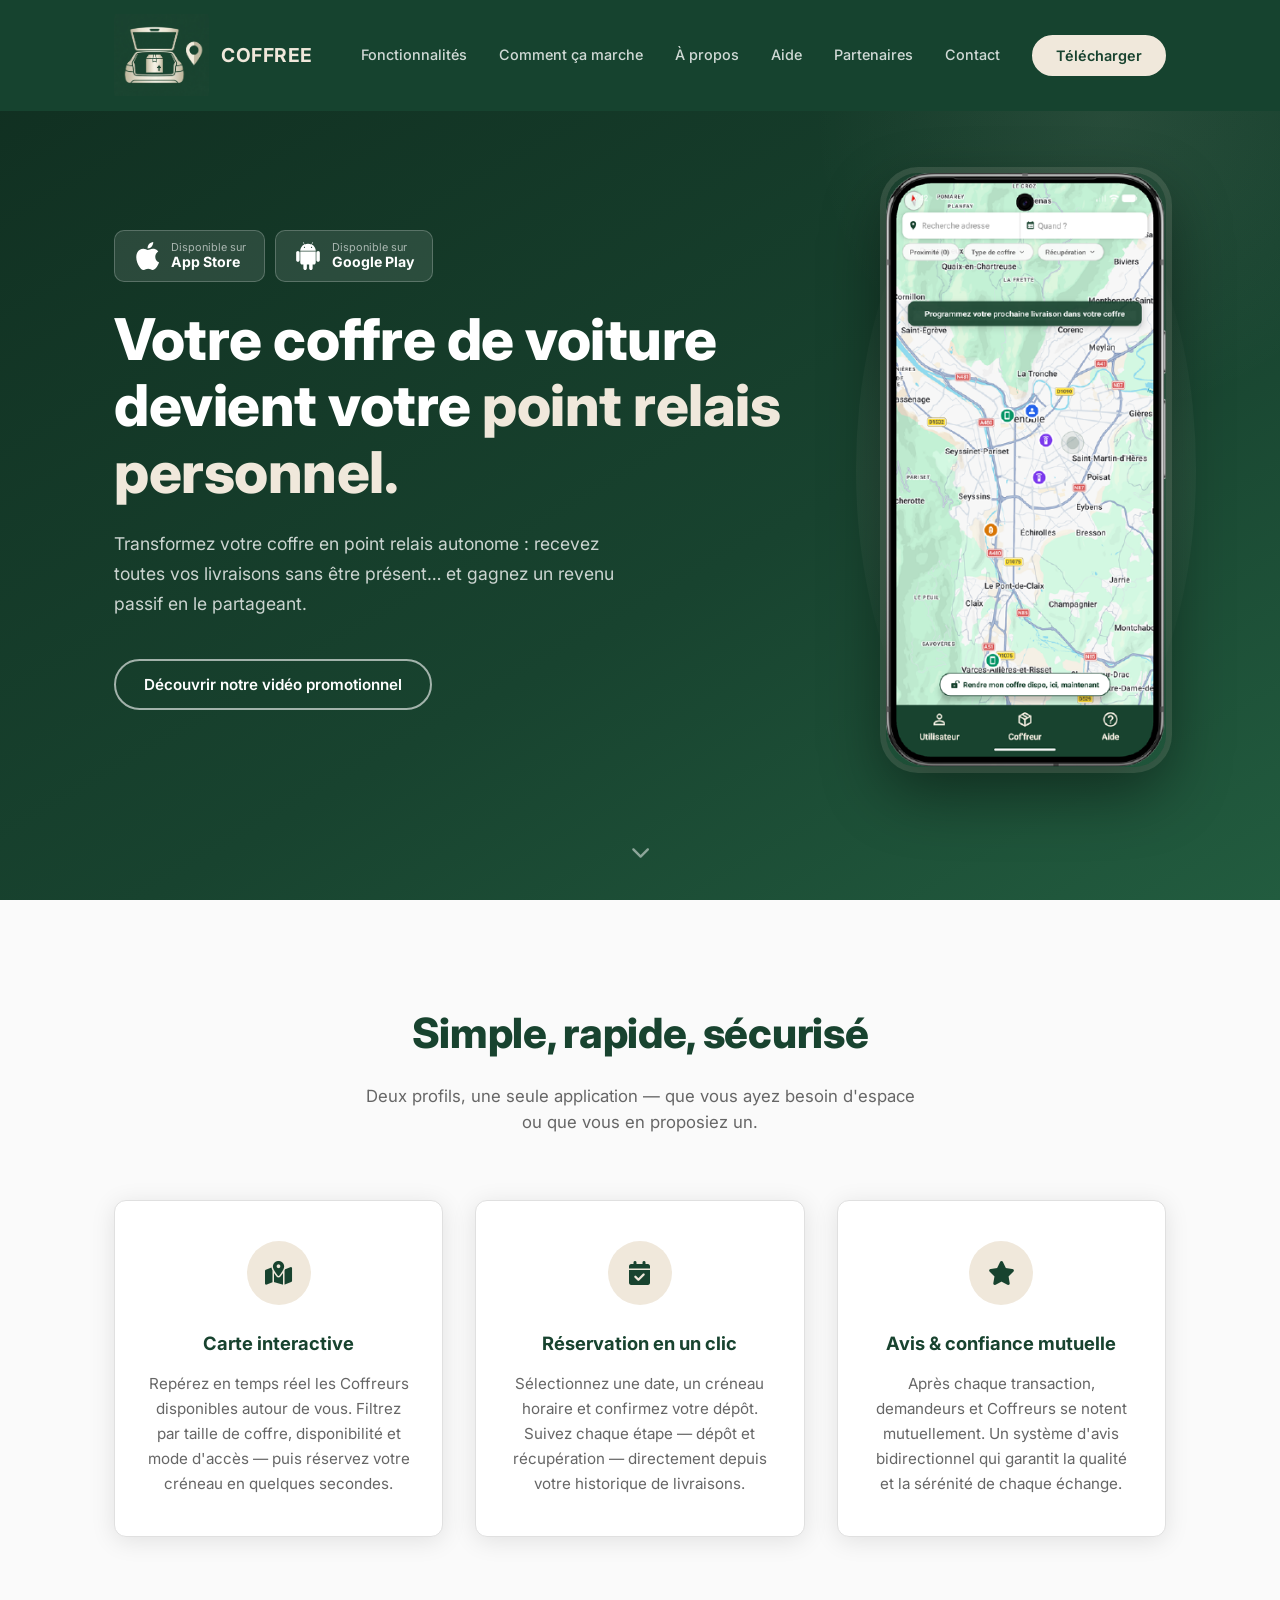
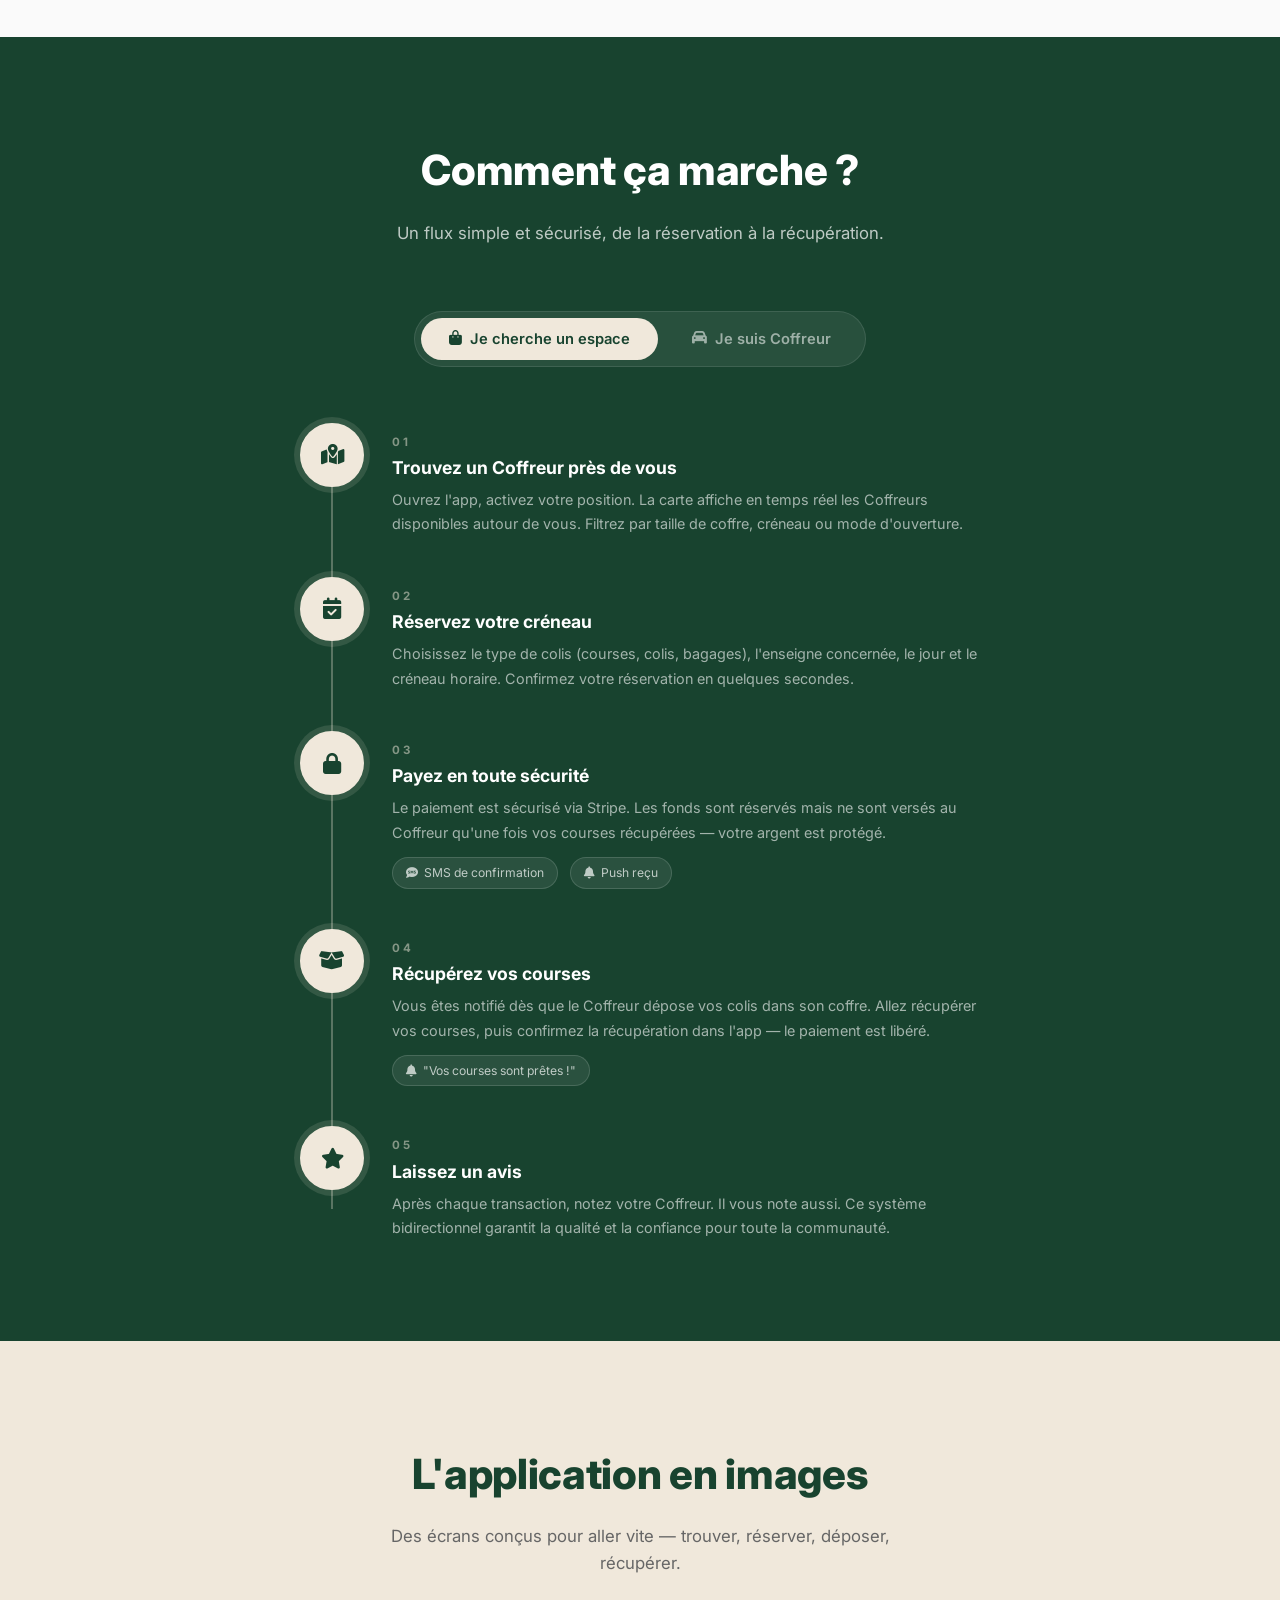
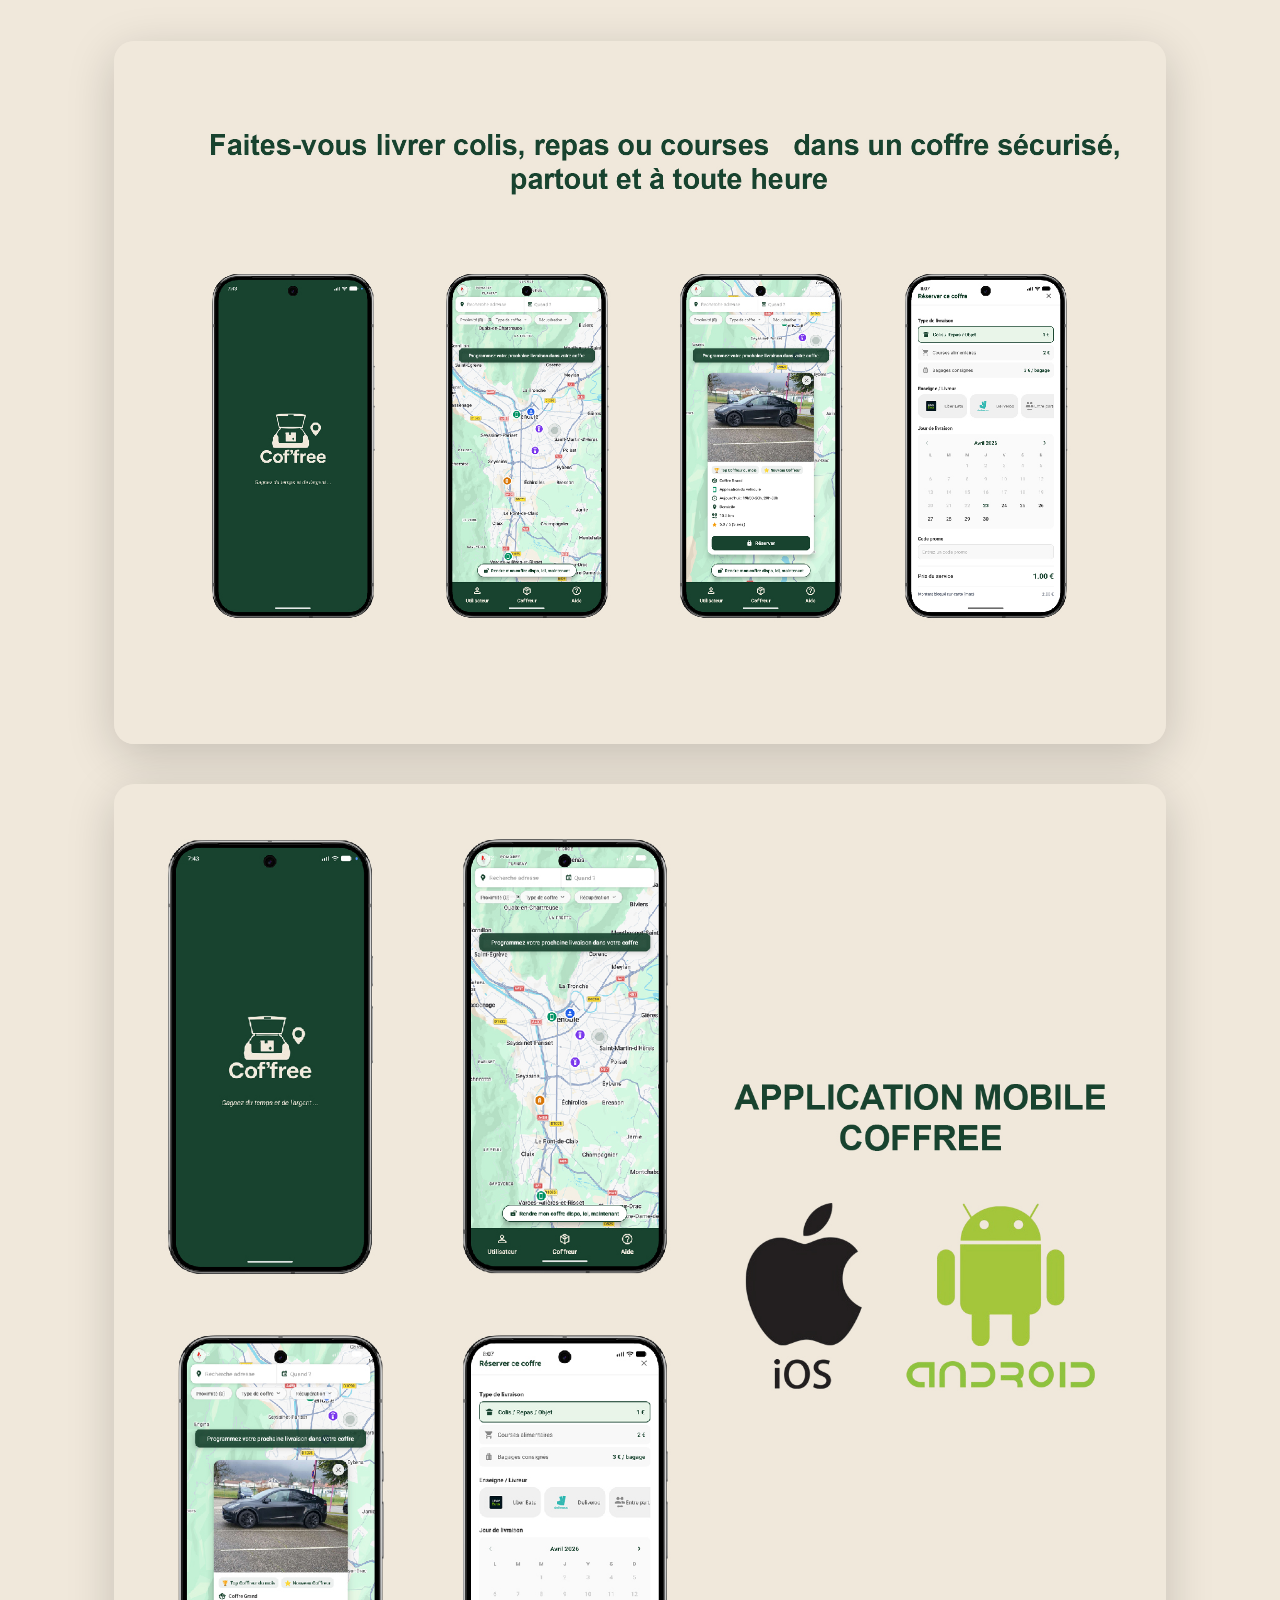
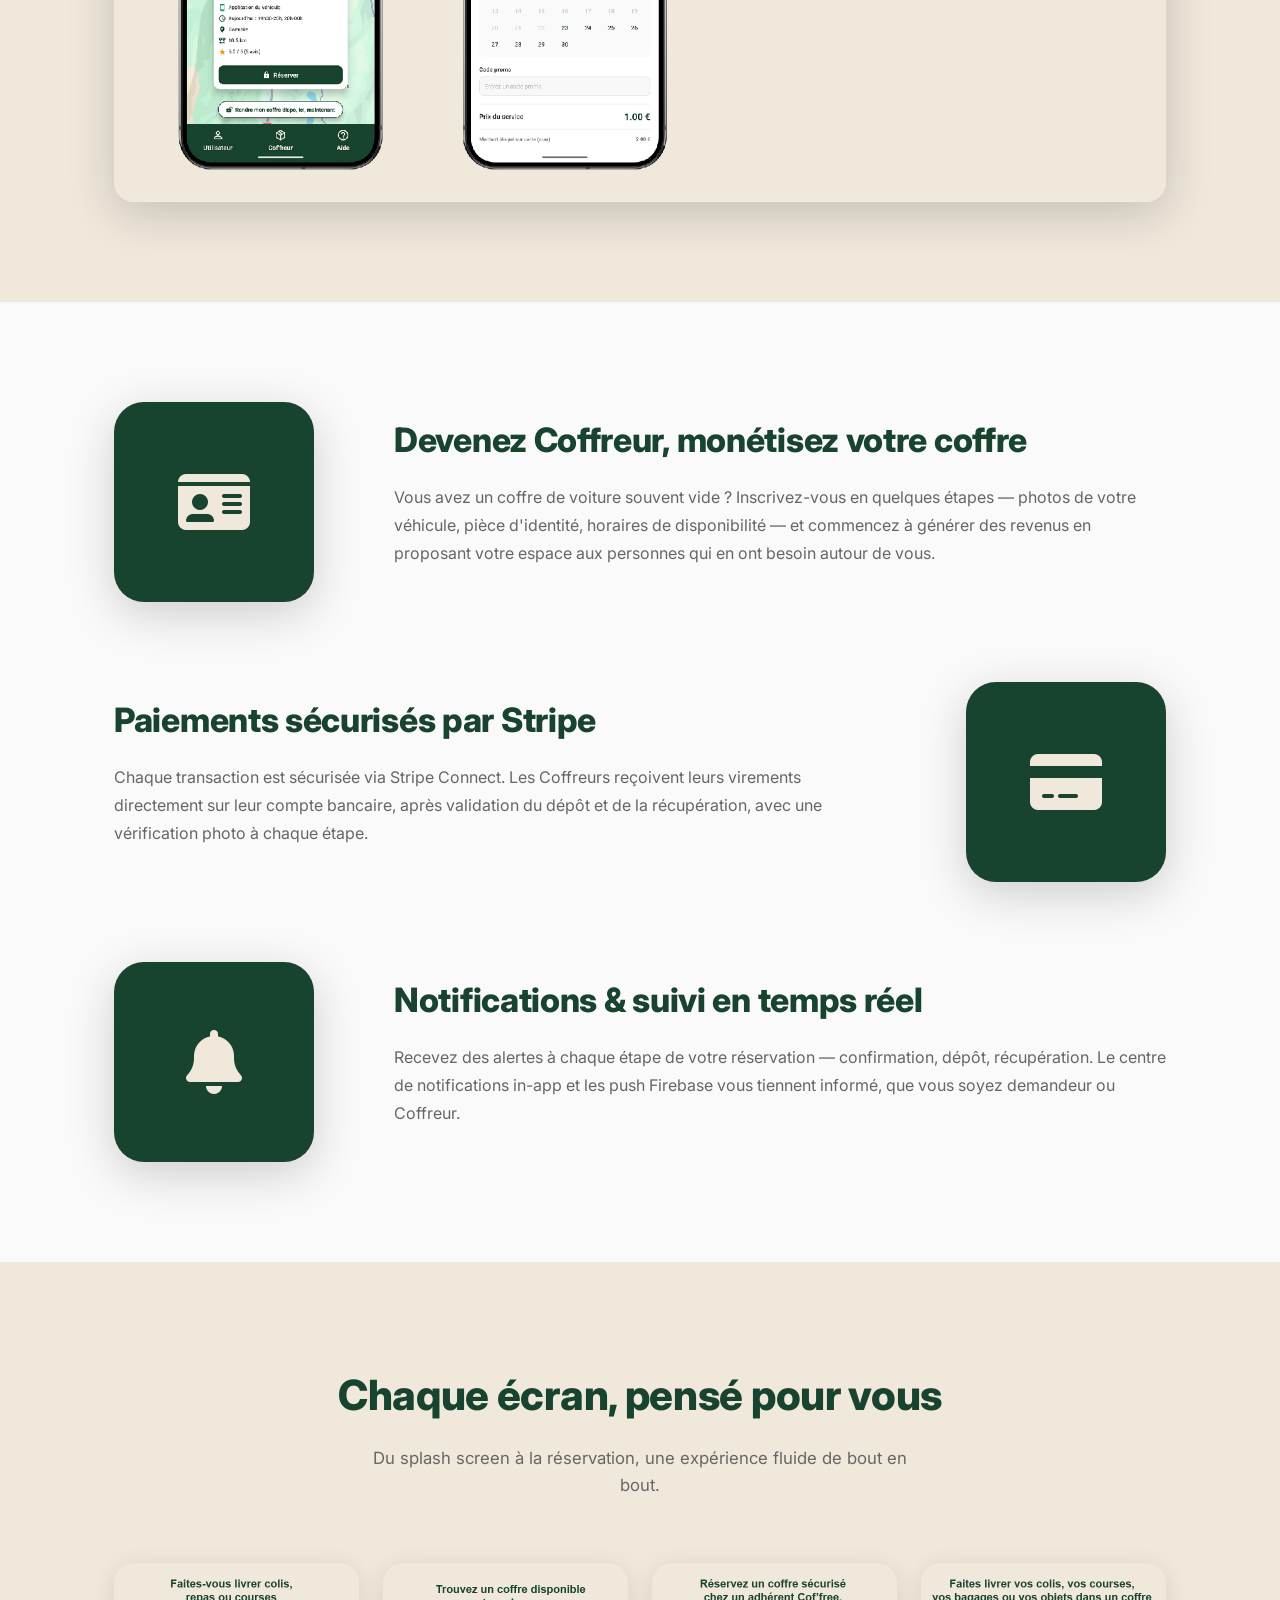
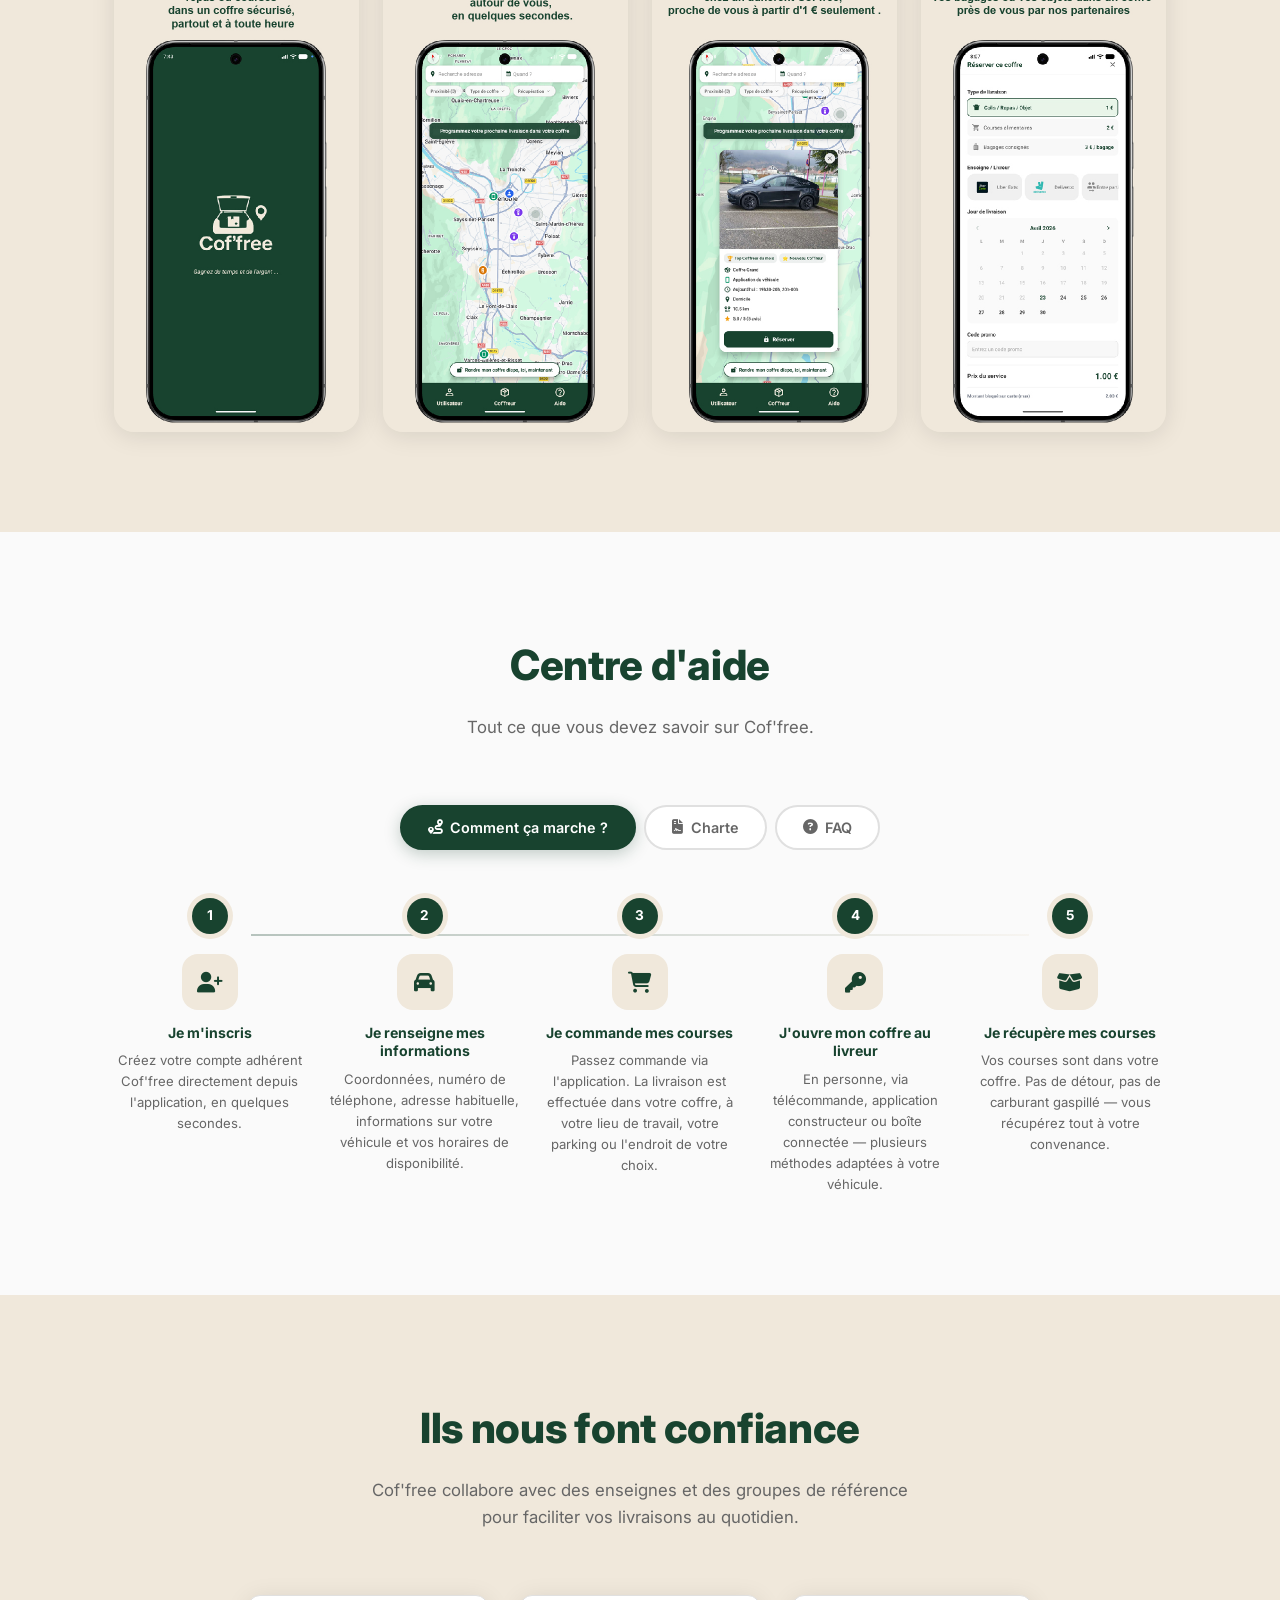
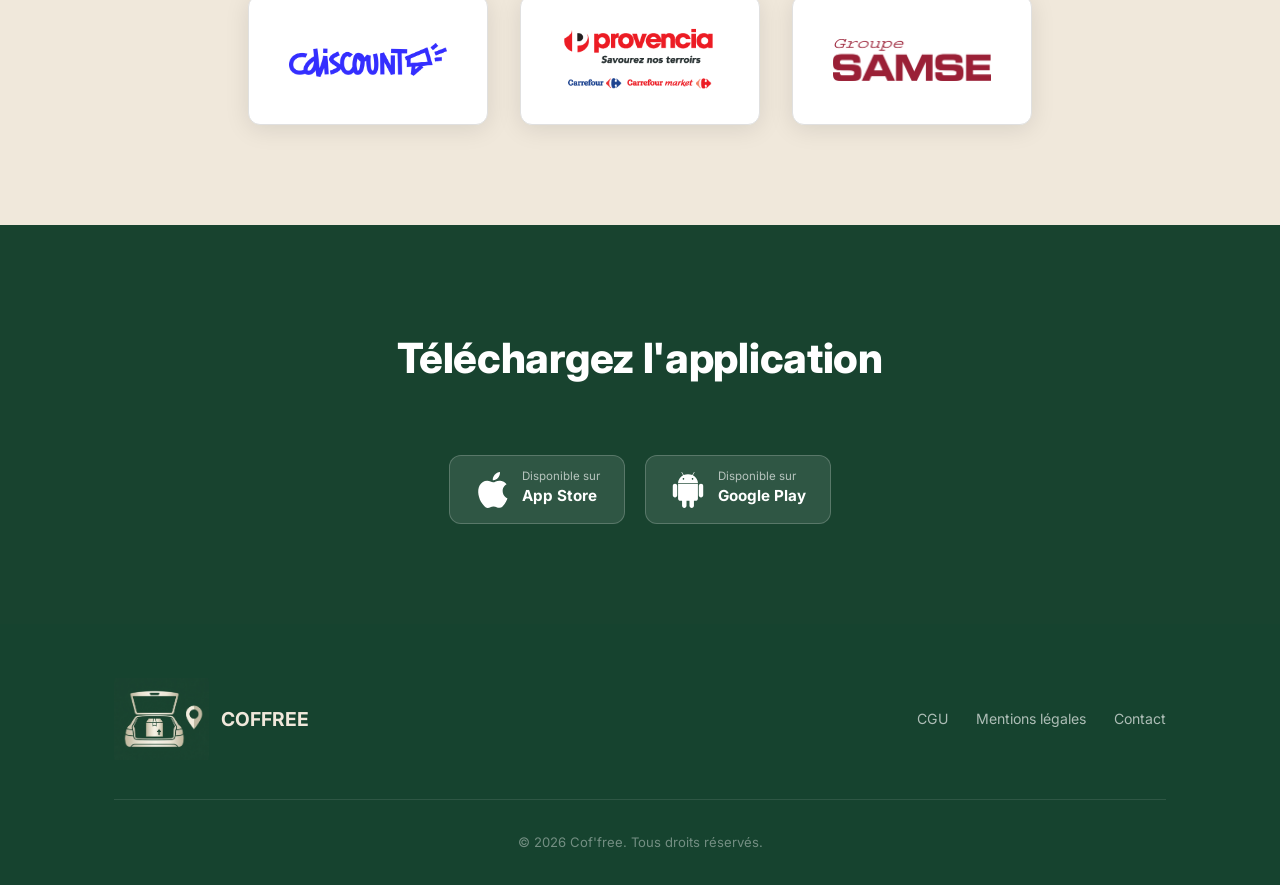
<file: index.html>
<!DOCTYPE html>
<html lang="fr">
<head>
    <meta charset="UTF-8">
    <meta name="viewport" content="width=device-width, initial-scale=1.0">
    <meta name="description" content="Cof'free — Faites livrer vos courses dans votre coffre de voiture ou gagnez un revenu passif en le partageant. Application mobile gratuite iOS et Android, disponible en France.">
    <title>Coffree — Le coffre de voiture partagé</title>
    <link rel="icon" type="image/svg+xml" href="data:image/svg+xml,%3Csvg xmlns='http://www.w3.org/2000/svg' viewBox='0 0 32 32'%3E%3Crect width='32' height='32' rx='8' fill='%2316432f'/%3E%3Csvg x='4' y='2' width='24' height='28' viewBox='0 0 512 512' fill='%23f0e8db'%3E%3Cpath d='M256,100.174c-46.03,0-83.478,37.448-83.478,83.478S209.97,267.131,256,267.131s83.478-37.448,83.478-83.478S302.03,100.174,256,100.174z M256,233.74c-27.618,0-50.087-22.469-50.087-50.087c0-27.618,22.469-50.087,50.087-50.087c27.618,0,50.087,22.469,50.087,50.087C306.087,211.271,283.618,233.74,256,233.74z'/%3E%3Cpath d='M256,0C154.734,0,72.347,82.387,72.347,183.653c0,70.835,21.232,98.615,169.771,320.928c6.603,9.882,21.148,9.903,27.764,0c149.325-223.389,169.771-250.792,169.771-320.928C439.652,82.387,357.266,0,256,0z M256.001,465.261C122.631,265.788,105.74,241.56,105.74,183.653C105.739,100.799,173.146,33.391,256,33.391s150.261,67.407,150.261,150.261C406.261,239.551,393.41,259.681,256.001,465.261z'/%3E%3C/svg%3E%3C/svg%3E">
    <link rel="preconnect" href="https://fonts.googleapis.com">
    <link rel="preconnect" href="https://fonts.gstatic.com" crossorigin>
    <link href="https://fonts.googleapis.com/css2?family=Inter:wght@300;400;500;600;700;800&display=swap" rel="stylesheet">
    <link rel="stylesheet" href="https://cdnjs.cloudflare.com/ajax/libs/font-awesome/6.5.0/css/all.min.css" integrity="sha512-Avb2QiuDEEvB4bZJYdft2mNjVShBftLdPG8FJ0V7irTLQ8Uo0qcPxh4Plq7G5tGm0rU+1SPhVotteLpBERwTkw==" crossorigin="anonymous" referrerpolicy="no-referrer">
    <link rel="stylesheet" href="assets/css/style.css">

    <!-- ===== SEO — Canonical & Open Graph ===== -->
    <link rel="canonical" href="https://coffree.fr/">
    <meta property="og:type" content="website">
    <meta property="og:site_name" content="Cof'free">
    <meta property="og:title" content="Cof'free — Le coffre de voiture partagé">
    <meta property="og:description" content="Faites livrer vos courses dans votre coffre de voiture ou gagnez un revenu passif en le partageant. Application gratuite iOS et Android.">
    <meta property="og:image" content="https://coffree.fr/assets/images/pr%C3%A9sentation/visuels%20en%20grand%20coffree-05.jpg">
    <meta property="og:image:width" content="1200">
    <meta property="og:image:height" content="630">
    <meta property="og:url" content="https://coffree.fr/">
    <meta property="og:locale" content="fr_FR">
    <meta name="twitter:card" content="summary_large_image">
    <meta name="twitter:title" content="Cof'free — Le coffre de voiture partagé">
    <meta name="twitter:description" content="Faites livrer vos courses dans votre coffre de voiture ou gagnez un revenu passif en le partageant.">
    <meta name="twitter:image" content="https://coffree.fr/assets/images/pr%C3%A9sentation/visuels%20en%20grand%20coffree-05.jpg">

    <!-- ===== Apple Smart App Banner & Touch Icon ===== -->
    <meta name="apple-itunes-app" content="app-id=6766796467">
    <link rel="apple-touch-icon" href="assets/images/logo coffree .png">

    <!-- ===== Preload image hero (LCP) ===== -->
    <link rel="preload" as="image" href="assets/images/visuels%20playstore%20coffree-07.png" fetchpriority="high">

    <!-- ===== JSON-LD Schema.org ===== -->
    <script type="application/ld+json">
    {
      "@context": "https://schema.org",
      "@type": "SoftwareApplication",
      "name": "Cof'free",
      "description": "Application mobile qui connecte des personnes cherchant un espace de stockage temporaire avec des Coffreurs qui monnayent l'espace de leur coffre de voiture. Disponible gratuitement sur iOS et Android.",
      "operatingSystem": "iOS, Android",
      "applicationCategory": "LifestyleApplication",
      "offers": {
        "@type": "Offer",
        "price": "0",
        "priceCurrency": "EUR"
      },
      "downloadUrl": [
        "https://apps.apple.com/fr/app/coffree/id6766796467",
        "https://play.google.com/store/apps/details?id=com.Coffree.myapp&hl=fr"
      ],
      "url": "https://coffree.fr/",
      "inLanguage": "fr-FR",
      "publisher": {
        "@type": "Organization",
        "name": "Cof'free",
        "url": "https://coffree.fr/"
      }
    }
    </script>
</head>
<body>

    <!-- ===== NAVIGATION ===== -->
    <nav id="nav">
        <div class="nav-inner">
            <a href="#" class="nav-logo">
                <img src="assets/images/logo coffree .png" alt="Cof'free">
                <span>COFFREE</span>
            </a>
            <ul class="nav-links">
                <li><a href="#features">Fonctionnalités</a></li>
                <li><a href="#how-it-works">Comment ça marche</a></li>
                <li><a href="#about">À propos</a></li>
                <li><a href="#aide">Aide</a></li>
                <li><a href="#partenaires">Partenaires</a></li>
                <li><a href="#" data-modal="contact">Contact</a></li>
            </ul>
            <button id="btn-telecharger" class="btn btn-nav">Télécharger</button>
            <button class="nav-toggle" aria-label="Menu" aria-expanded="false">
                <i class="fas fa-bars"></i>
            </button>
        </div>
    </nav>

    <!-- ===== HERO / BANNER ===== -->
    <section id="banner">
        <div class="banner-inner">
            <div class="banner-text">
                <div class="banner-eyebrow-row">
                    <div class="banner-store-badges">
                        <a href="https://apps.apple.com/fr/app/coffree/id6766796467" class="banner-store-badge" title="Disponible sur App Store" target="_blank" rel="noopener noreferrer">
                            <img src="assets/svg/apple-13.svg" alt="Apple iOS" class="banner-store-icon">
                            <div class="banner-store-text">
                                <small>Disponible sur</small>
                                <strong>App Store</strong>
                            </div>
                        </a>
                        <a href="https://play.google.com/store/apps/details?id=com.Coffree.myapp&hl=fr" class="banner-store-badge" title="Disponible sur Google Play" target="_blank" rel="noopener noreferrer">
                            <img src="assets/svg/android-logo-2.svg" alt="Android" class="banner-store-icon">
                            <div class="banner-store-text">
                                <small>Disponible sur</small>
                                <strong>Google Play</strong>
                            </div>
                        </a>
                    </div>
                </div>
                <h1>Votre coffre de voiture devient votre <span>point relais personnel.</span></h1>
                <p class="banner-sub">Transformez votre coffre en point relais autonome : recevez toutes vos livraisons sans être présent… et gagnez un revenu passif en le partageant.</p>
                <div class="banner-actions">
                    <button class="btn btn-outline" onclick="document.getElementById('video-modal').style.display='flex'">Découvrir notre vidéo promotionnel</button>
                </div>
            </div>
            <div class="banner-visual">
                <div class="hero-screenshot-wrap">
                    <img
                        src="assets/images/visuels%20playstore%20coffree-07.png"
                        alt="Cof'free — carte interactive des Coffreurs"
                        class="hero-screenshot"
                    >
                    <div class="phone-glow"></div>
                </div>
            </div>
        </div>
        <a href="#features" class="scroll-hint"><i class="fas fa-chevron-down"></i></a>
    </section>

    <!-- ===== FEATURES — 3 colonnes ===== -->
    <section id="features" class="section section-light">
        <div class="container">
            <header class="section-header">
                <h2>Simple, rapide, sécurisé</h2>
                <p>Deux profils, une seule application — que vous ayez besoin d'espace ou que vous en proposiez un.</p>
            </header>
            <div class="features-grid">
                <article class="feature-card">
                    <div class="feature-icon"><i class="fas fa-map-marked-alt"></i></div>
                    <h3>Carte interactive</h3>
                    <p>Repérez en temps réel les Coffreurs disponibles autour de vous. Filtrez par taille de coffre, disponibilité et mode d'accès — puis réservez votre créneau en quelques secondes.</p>
                </article>
                <article class="feature-card">
                    <div class="feature-icon"><i class="fas fa-calendar-check"></i></div>
                    <h3>Réservation en un clic</h3>
                    <p>Sélectionnez une date, un créneau horaire et confirmez votre dépôt. Suivez chaque étape — dépôt et récupération — directement depuis votre historique de livraisons.</p>
                </article>
                <article class="feature-card">
                    <div class="feature-icon"><i class="fas fa-star"></i></div>
                    <h3>Avis & confiance mutuelle</h3>
                    <p>Après chaque transaction, demandeurs et Coffreurs se notent mutuellement. Un système d'avis bidirectionnel qui garantit la qualité et la sérénité de chaque échange.</p>
                </article>
            </div>
        </div>
    </section>

    <!-- ===== COMMENT ÇA MARCHE ===== -->
    <section id="how-it-works" class="section section-dark">
        <div class="container">
            <header class="section-header section-header-light">
                <h2>Comment ça marche ?</h2>
                <p>Un flux simple et sécurisé, de la réservation à la récupération.</p>
            </header>

            <div class="flow-tabs" role="tablist">
                <button class="flow-tab active" data-flow="demandeur" role="tab" aria-selected="true">
                    <i class="fas fa-shopping-bag"></i> Je cherche un espace
                </button>
                <button class="flow-tab" data-flow="coffreur" role="tab" aria-selected="false">
                    <i class="fas fa-car"></i> Je suis Coffreur
                </button>
            </div>

            <!-- Flux Demandeur -->
            <div class="flow-steps active" id="flow-demandeur" role="tabpanel">
                <div class="flow-step" data-delay="0">
                    <div class="flow-step-icon"><i class="fas fa-map-marked-alt"></i></div>
                    <div class="flow-step-content">
                        <span class="flow-step-num">01</span>
                        <h3>Trouvez un Coffreur près de vous</h3>
                        <p>Ouvrez l'app, activez votre position. La carte affiche en temps réel les Coffreurs disponibles autour de vous. Filtrez par taille de coffre, créneau ou mode d'ouverture.</p>
                    </div>
                </div>
                <div class="flow-step" data-delay="150">
                    <div class="flow-step-icon"><i class="fas fa-calendar-check"></i></div>
                    <div class="flow-step-content">
                        <span class="flow-step-num">02</span>
                        <h3>Réservez votre créneau</h3>
                        <p>Choisissez le type de colis (courses, colis, bagages), l'enseigne concernée, le jour et le créneau horaire. Confirmez votre réservation en quelques secondes.</p>
                    </div>
                </div>
                <div class="flow-step" data-delay="300">
                    <div class="flow-step-icon"><i class="fas fa-lock"></i></div>
                    <div class="flow-step-content">
                        <span class="flow-step-num">03</span>
                        <h3>Payez en toute sécurité</h3>
                        <p>Le paiement est sécurisé via Stripe. Les fonds sont réservés mais ne sont versés au Coffreur qu'une fois vos courses récupérées — votre argent est protégé.</p>
                        <span class="flow-notif"><i class="fas fa-sms"></i> SMS de confirmation</span>
                        <span class="flow-notif"><i class="fas fa-bell"></i> Push reçu</span>
                    </div>
                </div>
                <div class="flow-step" data-delay="450">
                    <div class="flow-step-icon"><i class="fas fa-box-open"></i></div>
                    <div class="flow-step-content">
                        <span class="flow-step-num">04</span>
                        <h3>Récupérez vos courses</h3>
                        <p>Vous êtes notifié dès que le Coffreur dépose vos colis dans son coffre. Allez récupérer vos courses, puis confirmez la récupération dans l'app — le paiement est libéré.</p>
                        <span class="flow-notif"><i class="fas fa-bell"></i> "Vos courses sont prêtes !"</span>
                    </div>
                </div>
                <div class="flow-step" data-delay="600">
                    <div class="flow-step-icon"><i class="fas fa-star"></i></div>
                    <div class="flow-step-content">
                        <span class="flow-step-num">05</span>
                        <h3>Laissez un avis</h3>
                        <p>Après chaque transaction, notez votre Coffreur. Il vous note aussi. Ce système bidirectionnel garantit la qualité et la confiance pour toute la communauté.</p>
                    </div>
                </div>
            </div>

            <!-- Flux Coffreur -->
            <div class="flow-steps" id="flow-coffreur" role="tabpanel">
                <div class="flow-step" data-delay="0">
                    <div class="flow-step-icon"><i class="fas fa-id-card"></i></div>
                    <div class="flow-step-content">
                        <span class="flow-step-num">01</span>
                        <h3>Inscrivez-vous en quelques étapes</h3>
                        <p>Photos de votre coffre, pièce d'identité, infos véhicule, disponibilités hebdomadaires et coordonnées bancaires via Stripe Connect. Votre dossier est envoyé pour validation.</p>
                    </div>
                </div>
                <div class="flow-step" data-delay="150">
                    <div class="flow-step-icon"><i class="fas fa-toggle-on"></i></div>
                    <div class="flow-step-content">
                        <span class="flow-step-num">02</span>
                        <h3>Activez votre coffre</h3>
                        <p>Une fois validé, activez ou désactivez votre coffre à tout moment depuis votre dashboard. Gérez votre planning hebdomadaire et ajoutez des créneaux exceptionnels ponctuels.</p>
                    </div>
                </div>
                <div class="flow-step" data-delay="300">
                    <div class="flow-step-icon"><i class="fas fa-bell"></i></div>
                    <div class="flow-step-content">
                        <span class="flow-step-num">03</span>
                        <h3>Recevez une réservation</h3>
                        <p>Un Demandeur réserve votre coffre. Vous êtes alerté instantanément. Consultez le détail de la livraison — jour, créneau, type de colis — directement dans l'application.</p>
                        <span class="flow-notif"><i class="fas fa-bell"></i> "Nouvelle réservation !"</span>
                        <span class="flow-notif"><i class="fas fa-sms"></i> SMS reçu</span>
                    </div>
                </div>
                <div class="flow-step" data-delay="450">
                    <div class="flow-step-icon"><i class="fas fa-box"></i></div>
                    <div class="flow-step-content">
                        <span class="flow-step-num">04</span>
                        <h3>Déposez les colis dans votre coffre</h3>
                        <p>Récupérez les courses, déposez-les dans votre coffre et validez le dépôt dans l'app avec une photo de confirmation. Le Demandeur est automatiquement prévenu.</p>
                    </div>
                </div>
                <div class="flow-step" data-delay="600">
                    <div class="flow-step-icon"><i class="fas fa-money-bill-wave"></i></div>
                    <div class="flow-step-content">
                        <span class="flow-step-num">05</span>
                        <h3>Recevez votre paiement</h3>
                        <p>Dès que le Demandeur confirme la récupération, le paiement Stripe est libéré automatiquement sur votre compte bancaire. Suivez vos revenus depuis votre dashboard.</p>
                        <span class="flow-notif"><i class="fas fa-money-bill-wave"></i> "Paiement libéré ! 💰"</span>
                    </div>
                </div>
            </div>
        </div>
    </section>

    <!-- ===== GRANDES IMAGES APP ===== -->
    <section id="app-preview" class="section section-beige">
        <div class="container">
            <header class="section-header">
                <h2>L'application en images</h2>
                <p>Des écrans conçus pour aller vite — trouver, réserver, déposer, récupérer.</p>
            </header>
            <div class="preview-large">
                <figure class="preview-large-item">
                    <img
                        src="assets/images/pr%C3%A9sentation/visuels%20en%20grand%20coffree-05.jpg"
                        alt="Cof'free — Faites-vous livrer colis, repas ou courses dans un coffre sécurisé"
                        loading="lazy"
                    >
                </figure>
                <figure class="preview-large-item">
                    <img
                        src="assets/images/pr%C3%A9sentation/visuels%20en%20grand%20coffree-06.jpg"
                        alt="Cof'free — Application mobile iOS et Android"
                        loading="lazy"
                    >
                </figure>
            </div>
        </div>
    </section>

    <!-- ===== HIGHLIGHTS — alternance gauche / droite ===== -->
    <section id="about" class="section section-light">
        <div class="container">

            <div class="highlight-row">
                <div class="highlight-visual">
                    <div class="highlight-card">
                        <i class="fas fa-id-card"></i>
                    </div>
                </div>
                <div class="highlight-text">
                    <h2>Devenez Coffreur, monétisez votre coffre</h2>
                    <p>Vous avez un coffre de voiture souvent vide ? Inscrivez-vous en quelques étapes — photos de votre véhicule, pièce d'identité, horaires de disponibilité — et commencez à générer des revenus en proposant votre espace aux personnes qui en ont besoin autour de vous.</p>
                </div>
            </div>

            <div class="highlight-row reverse">
                <div class="highlight-visual">
                    <div class="highlight-card">
                        <i class="fas fa-credit-card"></i>
                    </div>
                </div>
                <div class="highlight-text">
                    <h2>Paiements sécurisés par Stripe</h2>
                    <p>Chaque transaction est sécurisée via Stripe Connect. Les Coffreurs reçoivent leurs virements directement sur leur compte bancaire, après validation du dépôt et de la récupération, avec une vérification photo à chaque étape.</p>
                </div>
            </div>

            <div class="highlight-row">
                <div class="highlight-visual">
                    <div class="highlight-card">
                        <i class="fas fa-bell"></i>
                    </div>
                </div>
                <div class="highlight-text">
                    <h2>Notifications & suivi en temps réel</h2>
                    <p>Recevez des alertes à chaque étape de votre réservation — confirmation, dépôt, récupération. Le centre de notifications in-app et les push Firebase vous tiennent informé, que vous soyez demandeur ou Coffreur.</p>
                </div>
            </div>


        </div>
    </section>

    <!-- ===== SCREENSHOTS PETITS ===== -->
    <section id="screenshots" class="section section-beige">
        <div class="container">
            <header class="section-header">
                <h2>Chaque écran, pensé pour vous</h2>
                <p>Du splash screen à la réservation, une expérience fluide de bout en bout.</p>
            </header>
            <div class="screenshots-row">
                <figure class="screenshot-item">
                    <img
                        src="assets/images/pr%C3%A9sentation/visuels%20playstore%20coffree-01.jpg"
                        alt="Cof'free — écran d'accueil"
                        loading="lazy"
                    >
                </figure>
                <figure class="screenshot-item">
                    <img
                        src="assets/images/pr%C3%A9sentation/visuels%20playstore%20coffree-02.jpg"
                        alt="Cof'free — carte des Coffreurs"
                        loading="lazy"
                    >
                </figure>
                <figure class="screenshot-item">
                    <img
                        src="assets/images/pr%C3%A9sentation/visuels%20playstore%20coffree-03.jpg"
                        alt="Cof'free — détail d'un coffre"
                        loading="lazy"
                    >
                </figure>
                <figure class="screenshot-item">
                    <img
                        src="assets/images/pr%C3%A9sentation/visuels%20playstore%20coffree-04.jpg"
                        alt="Cof'free — réservation"
                        loading="lazy"
                    >
                </figure>
            </div>
        </div>
    </section>

    <!-- ===== AIDE — 3 ONGLETS ===== -->
    <section id="aide" class="section section-light">
        <div class="container">
            <header class="section-header">
                <h2>Centre d'aide</h2>
                <p>Tout ce que vous devez savoir sur Cof'free.</p>
            </header>

            <div class="help-tabs" role="tablist">
                <button class="help-tab active" data-help="howto" role="tab" aria-selected="true">
                    <i class="fas fa-route"></i> Comment ça marche ?
                </button>
                <button class="help-tab" data-help="charte" role="tab" aria-selected="false">
                    <i class="fas fa-file-contract"></i> Charte
                </button>
                <button class="help-tab" data-help="faq" role="tab" aria-selected="false">
                    <i class="fas fa-question-circle"></i> FAQ
                </button>
            </div>

            <!-- ===== ONGLET 1 : Comment ça marche ? ===== -->
            <div class="help-panel active" id="help-howto" role="tabpanel">
                <div class="howto-steps">

                    <div class="howto-step">
                        <div class="howto-num">1</div>
                        <div class="howto-body">
                            <div class="howto-icon"><i class="fas fa-user-plus"></i></div>
                            <h3>Je m'inscris</h3>
                            <p>Créez votre compte adhérent Cof'free directement depuis l'application, en quelques secondes.</p>
                        </div>
                    </div>

                    <div class="howto-step">
                        <div class="howto-num">2</div>
                        <div class="howto-body">
                            <div class="howto-icon"><i class="fas fa-car"></i></div>
                            <h3>Je renseigne mes informations</h3>
                            <p>Coordonnées, numéro de téléphone, adresse habituelle, informations sur votre véhicule et vos horaires de disponibilité.</p>
                        </div>
                    </div>

                    <div class="howto-step">
                        <div class="howto-num">3</div>
                        <div class="howto-body">
                            <div class="howto-icon"><i class="fas fa-shopping-cart"></i></div>
                            <h3>Je commande mes courses</h3>
                            <p>Passez commande via l'application. La livraison est effectuée dans votre coffre, à votre lieu de travail, votre parking ou l'endroit de votre choix.</p>
                        </div>
                    </div>

                    <div class="howto-step">
                        <div class="howto-num">4</div>
                        <div class="howto-body">
                            <div class="howto-icon"><i class="fas fa-key"></i></div>
                            <h3>J'ouvre mon coffre au livreur</h3>
                            <p>En personne, via télécommande, application constructeur ou boîte connectée — plusieurs méthodes adaptées à votre véhicule.</p>
                        </div>
                    </div>

                    <div class="howto-step">
                        <div class="howto-num">5</div>
                        <div class="howto-body">
                            <div class="howto-icon"><i class="fas fa-box-open"></i></div>
                            <h3>Je récupère mes courses</h3>
                            <p>Vos courses sont dans votre coffre. Pas de détour, pas de carburant gaspillé — vous récupérez tout à votre convenance.</p>
                        </div>
                    </div>

                </div>
            </div>

            <!-- ===== ONGLET 2 : Charte ===== -->
            <div class="help-panel" id="help-charte" role="tabpanel">
                <div class="charte-grid">

                    <div class="charte-card">
                        <div class="charte-card-header">
                            <span class="charte-emoji">🚗</span>
                            <h3>Avant mes livraisons</h3>
                        </div>
                        <ul class="charte-list">
                            <li>
                                <strong>Je fournis des informations exactes</strong>
                                <span>1 seul compte par personne, identité réelle, infos véhicule fiables et à jour.</span>
                            </li>
                            <li>
                                <strong>Je prépare mon véhicule</strong>
                                <span>Coffre vidé et accessible, ouverture à distance activée et fonctionnelle.</span>
                            </li>
                            <li>
                                <strong>Je choisis un emplacement adapté</strong>
                                <span>Stationnement autorisé, sécurisé et facilement accessible pour le livreur.</span>
                            </li>
                        </ul>
                    </div>

                    <div class="charte-card">
                        <div class="charte-card-header">
                            <span class="charte-emoji">📦</span>
                            <h3>Pendant mes livraisons</h3>
                        </div>
                        <ul class="charte-list">
                            <li>
                                <strong>Je respecte les créneaux</strong>
                                <span>Véhicule disponible à l'heure, mise à jour immédiate en cas de déplacement.</span>
                            </li>
                            <li>
                                <strong>Je facilite le travail du livreur</strong>
                                <span>Instructions claires dans l'app, coffre vidé et prêt à recevoir la commande.</span>
                            </li>
                            <li>
                                <strong>Je respecte la confidentialité</strong>
                                <span>Pas de contact direct avec le livreur en dehors du cadre de la livraison.</span>
                            </li>
                        </ul>
                    </div>

                    <div class="charte-card">
                        <div class="charte-card-header">
                            <span class="charte-emoji">🔒</span>
                            <h3>Après mes livraisons</h3>
                        </div>
                        <ul class="charte-list">
                            <li>
                                <strong>Je vérifie ma commande rapidement</strong>
                                <span>Confirmation dans l'app, tout incident signalé directement au commerçant.</span>
                            </li>
                            <li>
                                <strong>Je respecte les livreurs</strong>
                                <span>Évaluation honnête et compréhension de leur procédure de livraison.</span>
                            </li>
                            <li>
                                <strong>Je protège les données des livreurs</strong>
                                <span>Aucune conservation d'informations personnelles hors de l'application.</span>
                            </li>
                        </ul>
                    </div>

                    <div class="charte-card">
                        <div class="charte-card-header">
                            <span class="charte-emoji">🛡️</span>
                            <h3>Sécurité et responsabilité</h3>
                        </div>
                        <ul class="charte-list">
                            <li>
                                <strong>Je suis responsable de mon véhicule</strong>
                                <span>Coffre en bon état, chaîne du froid maintenue pour les produits surgelés.</span>
                            </li>
                            <li>
                                <strong>Je respecte les règles du site</strong>
                                <span>Règlement de l'entreprise, du campus ou du parking respecté en tout temps.</span>
                            </li>
                        </ul>
                    </div>

                </div>
            </div>

            <!-- ===== ONGLET 3 : FAQ ===== -->
            <div class="help-panel" id="help-faq" role="tabpanel">
                <div class="faq-list">

                    <details class="faq-item">
                        <summary><span>Comment fonctionne Cof'free ?</span><i class="fas fa-chevron-down"></i></summary>
                        <div class="faq-body">
                            <p>Cof'free met en relation des personnes cherchant un espace de stockage temporaire pour leurs courses ou colis avec des Coffreurs — des propriétaires de coffres de voiture qui monnayent leur espace inutilisé. Vous réservez un créneau, le Coffreur dépose vos courses dans son coffre, et vous les récupérez à votre convenance.</p>
                        </div>
                    </details>

                    <details class="faq-item">
                        <summary><span>Comment le livreur a-t-il accès à mon coffre ?</span><i class="fas fa-chevron-down"></i></summary>
                        <div class="faq-body">
                            <p>Plusieurs méthodes sont disponibles selon votre véhicule :</p>
                            <ul>
                                <li><strong>En personne</strong> — vous êtes présent pour ouvrir vous-même.</li>
                                <li><strong>Télécommande</strong> — vous ouvrez à distance via votre télécommande.</li>
                                <li><strong>Application constructeur</strong> — via l'app officielle de votre marque (Tesla, BMW, etc.).</li>
                                <li><strong>Boîte connectée</strong> — un dispositif tiers installé sur votre véhicule.</li>
                                <li><strong>Accès partagé</strong> — vous déléguez temporairement l'accès via l'application.</li>
                            </ul>
                        </div>
                    </details>

                    <details class="faq-item">
                        <summary><span>Comment le livreur sait-il quelle méthode utiliser ?</span><i class="fas fa-chevron-down"></i></summary>
                        <div class="faq-body">
                            <p>Lors de votre inscription, vous renseignez votre méthode d'ouverture préférée dans votre profil. Ces informations sont transmises au Coffreur au moment de la livraison.</p>
                        </div>
                    </details>

                    <details class="faq-item">
                        <summary><span>Est-ce sécurisé ?</span><i class="fas fa-chevron-down"></i></summary>
                        <div class="faq-body">
                            <p>Oui. Tous les Coffreurs sont vérifiés (pièce d'identité, véhicule). Les paiements sont sécurisés via Stripe. L'accès à votre coffre n'est accordé que pendant le créneau réservé, et une photo de confirmation est prise à chaque dépôt.</p>
                        </div>
                    </details>

                    <details class="faq-item">
                        <summary><span>Dois-je être près de ma voiture ?</span><i class="fas fa-chevron-down"></i></summary>
                        <div class="faq-body">
                            <p>Pas nécessairement. Si vous utilisez une méthode d'ouverture à distance (app constructeur, boîte connectée), vous pouvez ouvrir votre coffre depuis n'importe où. Si vous optez pour la présence physique, il faudra simplement être disponible sur le créneau choisi.</p>
                        </div>
                    </details>

                    <details class="faq-item">
                        <summary><span>Comment le livreur trouve mon véhicule ?</span><i class="fas fa-chevron-down"></i></summary>
                        <div class="faq-body">
                            <p>Vous renseignez dans l'app l'emplacement exact de votre véhicule (adresse, parking, étage, numéro de place). Ces informations sont communiquées au Coffreur au moment de la livraison.</p>
                        </div>
                    </details>

                    <details class="faq-item">
                        <summary><span>Que se passe-t-il si je déplace ma voiture ?</span><i class="fas fa-chevron-down"></i></summary>
                        <div class="faq-body">
                            <p>Mettez à jour l'emplacement de votre véhicule dans l'app dès que possible. En cas d'indisponibilité, signalez-le avant le créneau pour éviter tout problème. Le Coffreur sera notifié automatiquement.</p>
                        </div>
                    </details>

                    <details class="faq-item">
                        <summary><span>Le livreur peut-il voir mes informations personnelles ?</span><i class="fas fa-chevron-down"></i></summary>
                        <div class="faq-body">
                            <p>Non. Le Coffreur n'a accès qu'aux informations strictement nécessaires à la livraison : emplacement du véhicule, méthode d'ouverture et créneau horaire. Vos données personnelles sont protégées conformément au RGPD.</p>
                        </div>
                    </details>

                    <details class="faq-item">
                        <summary><span>Que faire si mon coffre est plein avant la livraison ?</span><i class="fas fa-chevron-down"></i></summary>
                        <div class="faq-body">
                            <p>Videz votre coffre avant le créneau de livraison. Si ce n'est pas possible, signalez-le dans l'app pour modifier ou annuler la réservation. Des annulations répétées peuvent impacter votre évaluation.</p>
                        </div>
                    </details>

                    <details class="faq-item">
                        <summary><span>Puis-je recevoir des produits frais ou surgelés ?</span><i class="fas fa-chevron-down"></i></summary>
                        <div class="faq-body">
                            <p>Oui, sous conditions. Vous êtes responsable du maintien de la chaîne du froid dans votre coffre. Assurez-vous d'être disponible rapidement après la livraison pour récupérer vos produits frais ou congelés.</p>
                        </div>
                    </details>

                    <details class="faq-item">
                        <summary><span>Que faire en cas de problème avec ma commande ?</span><i class="fas fa-chevron-down"></i></summary>
                        <div class="faq-body">
                            <p>Signalez le problème directement depuis l'app via la section Litige. Décrivez l'incident et joignez des photos si nécessaire. Notre équipe examine chaque litige sous 48h et un remboursement Stripe est possible si le problème est avéré.</p>
                        </div>
                    </details>

                </div>
            </div>

        </div>
    </section>

    <!-- ===== PARTENAIRES ===== -->
    <section id="partenaires" class="section section-beige">
        <div class="container">
            <header class="section-header">
                <h2>Ils nous font confiance</h2>
                <p>Cof'free collabore avec des enseignes et des groupes de référence pour faciliter vos livraisons au quotidien.</p>
            </header>
            <div class="partners-grid">
                <figure class="partner-logo">
                    <img src="assets/images/partenaires/cdiscount.png" alt="Cdiscount" loading="lazy">
                </figure>
                <figure class="partner-logo">
                    <img src="assets/images/partenaires/provencia.png" alt="Provencia — Carrefour & Carrefour Market" loading="lazy">
                </figure>
                <figure class="partner-logo">
                    <img src="assets/images/partenaires/groupe-samse.png" alt="Groupe SAMSE" loading="lazy">
                </figure>
            </div>
        </div>
    </section>

    <!-- ===== DOWNLOAD / INSCRIPTION CTA ===== -->
    <section id="download" class="section section-dark">
        <div class="container">
            <header class="section-header section-header-light">
                <h2>Téléchargez l'application</h2>
            </header>
            <div class="store-badges">
                <a href="https://apps.apple.com/fr/app/coffree/id6766796467" class="store-badge" title="Disponible sur App Store" target="_blank" rel="noopener noreferrer">
                    <img src="assets/svg/apple-13.svg" alt="Apple iOS" class="store-icon">
                    <div class="store-text">
                        <small>Disponible sur</small>
                        <strong>App Store</strong>
                    </div>
                </a>
                <a href="https://play.google.com/store/apps/details?id=com.Coffree.myapp&hl=fr" class="store-badge" title="Disponible sur Google Play" target="_blank" rel="noopener noreferrer">
                    <img src="assets/svg/android-logo-2.svg" alt="Android" class="store-icon">
                    <div class="store-text">
                        <small>Disponible sur</small>
                        <strong>Google Play</strong>
                    </div>
                </a>
            </div>
        </div>
    </section>

    <!-- ===== FOOTER ===== -->
    <footer id="footer">
        <div class="container">
            <div class="footer-inner">
                <div class="footer-brand">
                    <img src="assets/images/logo coffree .png" alt="Cof'free" class="footer-logo">
                    <span>COFFREE</span>
                </div>
                <ul class="footer-links">
                    <li><a href="policy.html">CGU</a></li>
                    <li><a href="mentions-legales.html">Mentions légales</a></li>
                    <li><a href="#" data-modal="contact">Contact</a></li>
                </ul>
            </div>
            <p class="footer-copy">&copy; 2026 Cof'free. Tous droits réservés.</p>
        </div>
    </footer>

    <!-- Mobile Nav Panel -->
    <div id="navPanel" aria-hidden="true">
        <div class="navpanel-inner">
            <button class="navpanel-close" aria-label="Fermer le menu"><i class="fas fa-times"></i></button>
            <nav>
                <a href="#features">Fonctionnalités</a>
                <a href="#how-it-works">Comment ça marche</a>
                <a href="#about">À propos</a>
                <a href="#aide">Aide</a>
                <a href="#partenaires">Partenaires</a>
                <a href="#" data-modal="contact">Contact</a>
                <button id="btn-telecharger-mobile" class="navpanel-cta">Télécharger</button>
            </nav>
        </div>
    </div>
    <div id="navOverlay"></div>

    <!-- Modal Télécharger -->
    <div id="modal-telecharger" class="modal-overlay" role="dialog" aria-modal="true" aria-labelledby="modal-title">
        <div class="modal-box">
            <button class="modal-close" id="modal-close-btn" aria-label="Fermer">&times;</button>
            <p id="modal-title" class="modal-title">Vous souhaitez l'application sur&nbsp;?</p>
            <div class="modal-store-badges">
                <a href="https://apps.apple.com/fr/app/coffree/id6766796467" class="banner-store-badge" title="Disponible sur App Store" target="_blank" rel="noopener noreferrer">
                    <img src="assets/svg/apple-13.svg" alt="Apple iOS" class="banner-store-icon">
                    <div class="banner-store-text">
                        <small>Disponible sur</small>
                        <strong>App Store</strong>
                    </div>
                </a>
                <a href="https://play.google.com/store/apps/details?id=com.Coffree.myapp&hl=fr" class="banner-store-badge" title="Disponible sur Google Play" target="_blank" rel="noopener noreferrer">
                    <img src="assets/svg/android-logo-2.svg" alt="Android" class="banner-store-icon">
                    <div class="banner-store-text">
                        <small>Disponible sur</small>
                        <strong>Google Play</strong>
                    </div>
                </a>
            </div>
        </div>
    </div>

    <!-- Modal Contact -->
    <div id="modal-contact" class="modal-overlay" role="dialog" aria-modal="true" aria-labelledby="modal-contact-title">
        <div class="modal-box modal-contact-box">
            <button class="modal-close" id="modal-contact-close" aria-label="Fermer">&times;</button>
            <p id="modal-contact-title" class="modal-title">Nous contacter</p>
            <form class="contact-form" id="contactForm" action="javascript:void(0)" method="POST">
                <input type="hidden" name="_subject" value="Nouveau message depuis Cof'free">
                <input type="hidden" name="_template" value="table">
                <!-- Honeypot anti-bot -->
                <input type="text" name="_honey" style="display:none" tabindex="-1" autocomplete="off">
                <div class="contact-form-row">
                    <div class="contact-form-group">
                        <label for="contact-nom">Nom</label>
                        <input type="text" id="contact-nom" name="nom" placeholder="Votre nom" required autocomplete="family-name">
                    </div>
                    <div class="contact-form-group">
                        <label for="contact-prenom">Prénom</label>
                        <input type="text" id="contact-prenom" name="prenom" placeholder="Votre prénom" required autocomplete="given-name">
                    </div>
                </div>
                <div class="contact-form-group">
                    <label for="contact-tel">Téléphone</label>
                    <input type="tel" id="contact-tel" name="telephone" placeholder="Votre numéro de téléphone" autocomplete="tel">
                </div>
                <div class="contact-form-group">
                    <label for="contact-objet">Objet</label>
                    <input type="text" id="contact-objet" name="objet" placeholder="Objet de votre message" required>
                </div>
                <div class="contact-form-group">
                    <label for="contact-message">Message</label>
                    <textarea id="contact-message" name="message" rows="4" placeholder="Votre message..." required></textarea>
                </div>
                <!-- Captcha arithmétique -->
                <div class="contact-form-group">
                    <label for="captcha-input">Vérification anti-robot</label>
                    <div class="captcha-wrap">
                        <p class="captcha-question" id="captcha-question">Calcul en cours…</p>
                        <input type="number" id="captcha-input" name="captcha_verify" placeholder="Votre réponse" required autocomplete="off" min="0" max="99">
                    </div>
                </div>
                <p id="contact-feedback" class="contact-feedback" role="status" aria-live="polite"></p>
                <button type="submit" class="btn btn-cta contact-form-submit">Envoyer</button>
            </form>
        </div>
    </div>

    <!-- Modale vidéo promotionnelle -->
    <div id="video-modal" style="display:none;position:fixed;inset:0;background:rgba(0,0,0,.85);z-index:9999;align-items:center;justify-content:center;" onclick="this.style.display='none'">
        <video controls autoplay style="max-width:90vw;max-height:80vh;border-radius:12px;box-shadow:0 8px 40px rgba(0,0,0,.6)" onclick="event.stopPropagation()">
            <source src="assets/vid%C3%A9os/video.mp4" type="video/mp4">
        </video>
    </div>

    <script src="assets/js/main.js"></script>
</body>
</html>
</file>
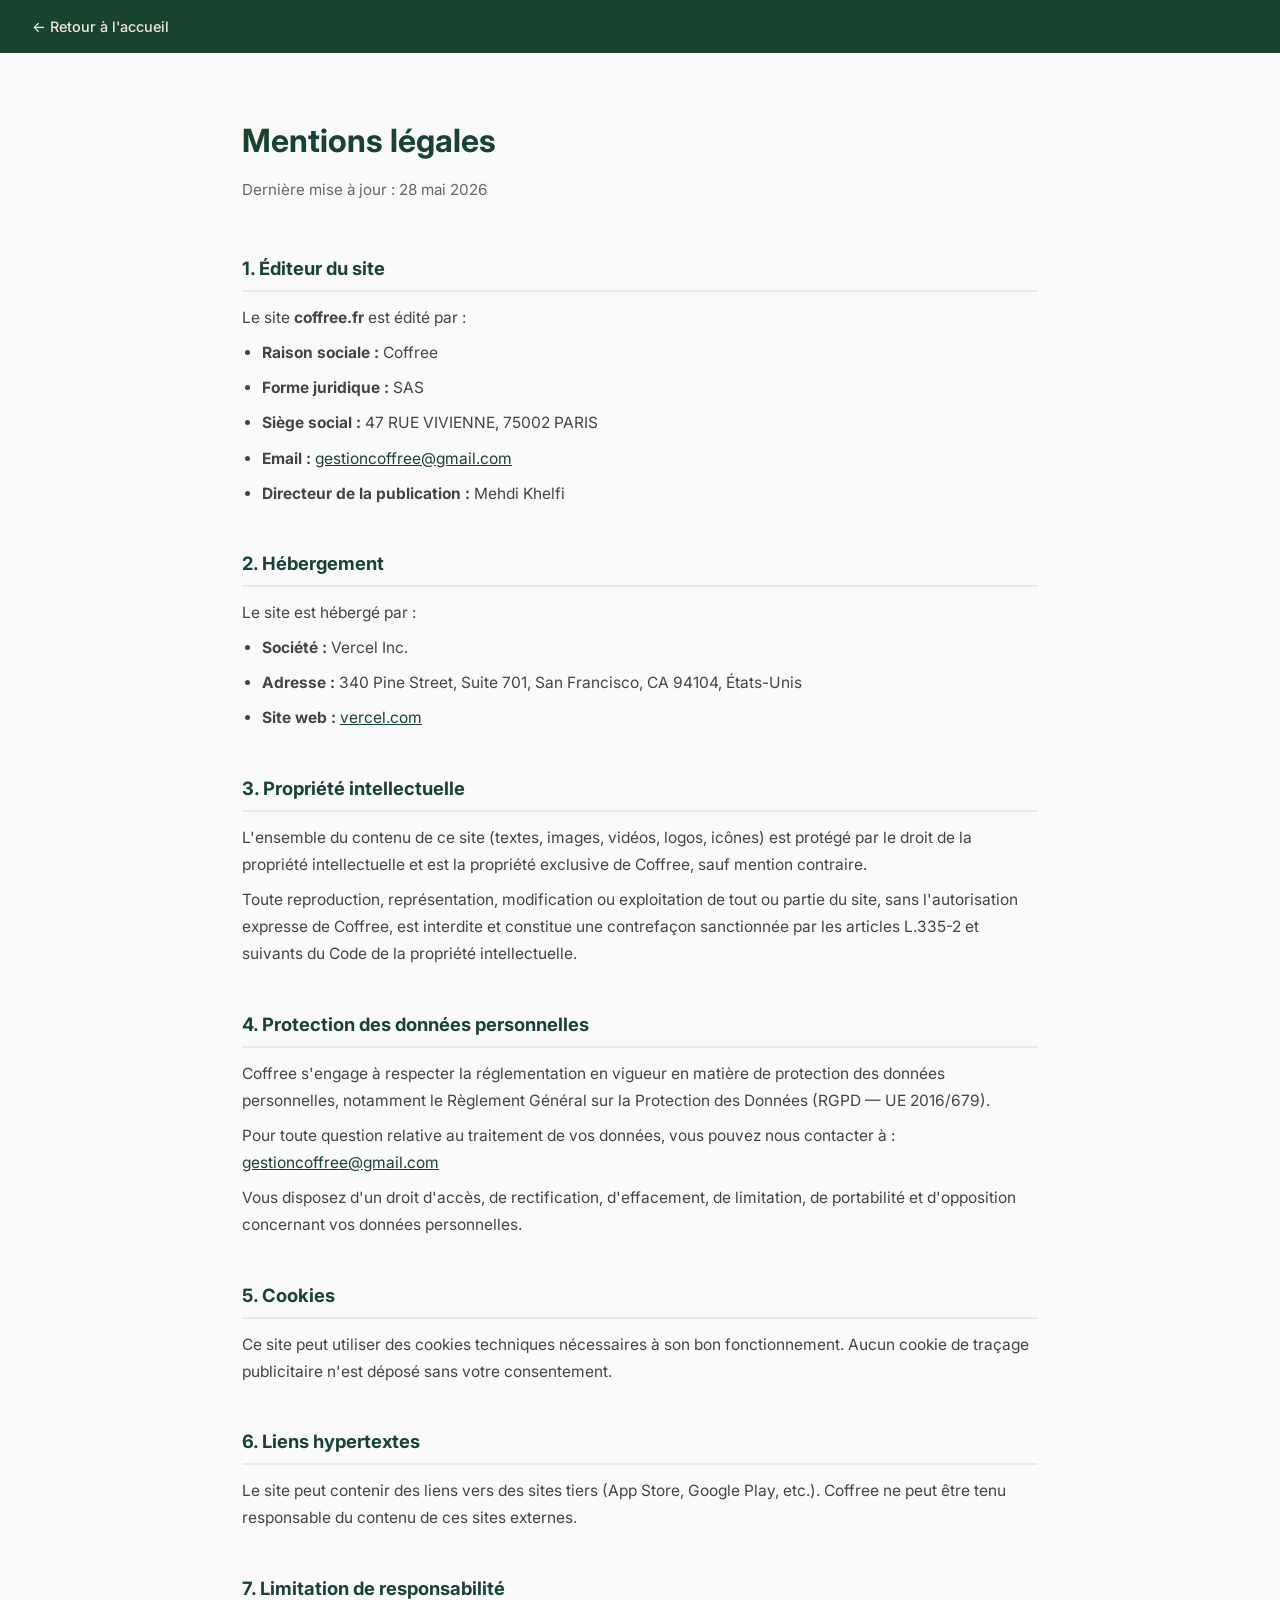
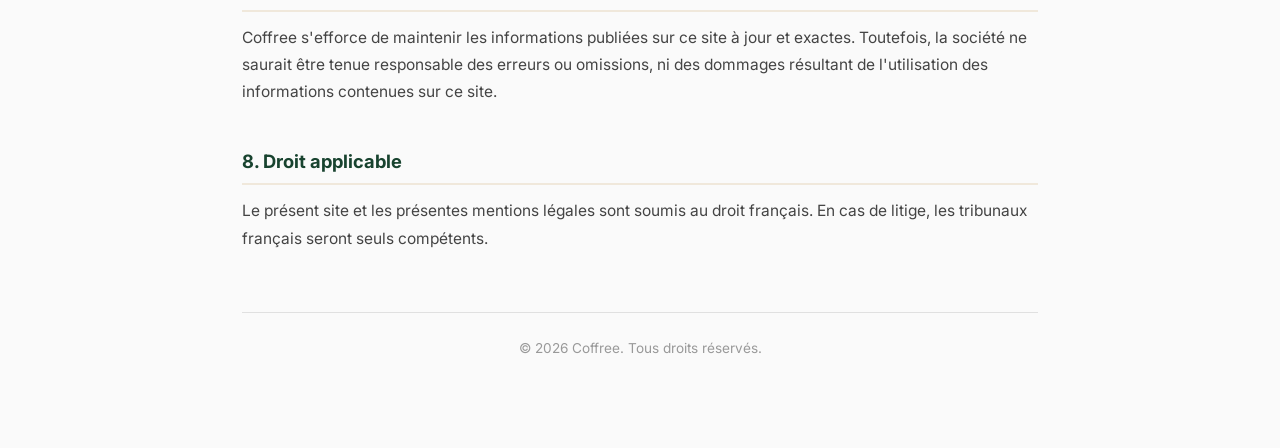
<file: mentions-legales.html>
<!DOCTYPE html>
<html lang="fr">
<head>
    <meta charset="UTF-8">
    <meta name="viewport" content="width=device-width, initial-scale=1.0">
    <meta name="description" content="Mentions légales de Coffree — informations sur l'éditeur, l'hébergeur et les droits applicables.">
    <meta name="robots" content="noindex, nofollow">
    <title>Mentions légales — Coffree</title>
    <link rel="canonical" href="https://coffree.fr/mentions-legales.html">
    <link rel="preconnect" href="https://fonts.googleapis.com">
    <link rel="preconnect" href="https://fonts.gstatic.com" crossorigin>
    <link href="https://fonts.googleapis.com/css2?family=Inter:wght@300;400;500;600;700&display=swap" rel="stylesheet">
    <style>
        *, *::before, *::after { margin: 0; padding: 0; box-sizing: border-box; }
        body {
            font-family: 'Inter', 'Segoe UI', sans-serif;
            background: #fafafa;
            color: #333;
            line-height: 1.75;
        }
        .back-link {
            display: flex;
            align-items: center;
            gap: 8px;
            background: #18432f;
            color: #f0e8db;
            text-decoration: none;
            font-size: 0.9rem;
            font-weight: 500;
            padding: 14px 32px;
        }
        .back-link:hover { background: #102e20; }
        .container {
            max-width: 860px;
            margin: 0 auto;
            padding: 60px 32px 80px;
        }
        h1 {
            font-size: 2rem;
            color: #18432f;
            margin-bottom: 8px;
        }
        .subtitle {
            color: #666;
            font-size: 0.95rem;
            margin-bottom: 48px;
        }
        h2 {
            font-size: 1.15rem;
            color: #18432f;
            margin: 40px 0 12px;
            padding-bottom: 6px;
            border-bottom: 2px solid #f0e8db;
        }
        p, li { font-size: 0.97rem; color: #444; margin-bottom: 8px; }
        ul { padding-left: 20px; }
        a { color: #18432f; }
        .footer-copy {
            text-align: center;
            font-size: 0.85rem;
            color: #999;
            margin-top: 60px;
            padding-top: 24px;
            border-top: 1px solid #e0e0e0;
        }
    </style>
</head>
<body>

    <a href="/" class="back-link">← Retour à l'accueil</a>

    <div class="container">
        <h1>Mentions légales</h1>
        <p class="subtitle">Dernière mise à jour : 28 mai 2026</p>

        <h2>1. Éditeur du site</h2>
        <p>Le site <strong>coffree.fr</strong> est édité par :</p>
        <ul>
            <li><strong>Raison sociale :</strong> Coffree</li>
            <li><strong>Forme juridique :</strong> SAS</li>
            <li><strong>Siège social :</strong> 47 RUE VIVIENNE, 75002 PARIS</li>
            <li><strong>Email :</strong> <a href="mailto:gestioncoffree@gmail.com">gestioncoffree@gmail.com</a></li>
            <li><strong>Directeur de la publication :</strong> Mehdi Khelfi</li>
        </ul>


        <h2>2. Hébergement</h2>
        <p>Le site est hébergé par :</p>
        <ul>
            <li><strong>Société :</strong> Vercel Inc.</li>
            <li><strong>Adresse :</strong> 340 Pine Street, Suite 701, San Francisco, CA 94104, États-Unis</li>
            <li><strong>Site web :</strong> <a href="https://vercel.com" target="_blank" rel="noopener noreferrer">vercel.com</a></li>
        </ul>

        <h2>3. Propriété intellectuelle</h2>
        <p>L'ensemble du contenu de ce site (textes, images, vidéos, logos, icônes) est protégé par le droit de la propriété intellectuelle et est la propriété exclusive de Coffree, sauf mention contraire.</p>
        <p>Toute reproduction, représentation, modification ou exploitation de tout ou partie du site, sans l'autorisation expresse de Coffree, est interdite et constitue une contrefaçon sanctionnée par les articles L.335-2 et suivants du Code de la propriété intellectuelle.</p>

        <h2>4. Protection des données personnelles</h2>
        <p>Coffree s'engage à respecter la réglementation en vigueur en matière de protection des données personnelles, notamment le Règlement Général sur la Protection des Données (RGPD — UE 2016/679).</p>
        <p>Pour toute question relative au traitement de vos données, vous pouvez nous contacter à : <a href="mailto:gestioncoffree@gmail.com">gestioncoffree@gmail.com</a></p>
        <p>Vous disposez d'un droit d'accès, de rectification, d'effacement, de limitation, de portabilité et d'opposition concernant vos données personnelles.</p>

        <h2>5. Cookies</h2>
        <p>Ce site peut utiliser des cookies techniques nécessaires à son bon fonctionnement. Aucun cookie de traçage publicitaire n'est déposé sans votre consentement.</p>

        <h2>6. Liens hypertextes</h2>
        <p>Le site peut contenir des liens vers des sites tiers (App Store, Google Play, etc.). Coffree ne peut être tenu responsable du contenu de ces sites externes.</p>

        <h2>7. Limitation de responsabilité</h2>
        <p>Coffree s'efforce de maintenir les informations publiées sur ce site à jour et exactes. Toutefois, la société ne saurait être tenue responsable des erreurs ou omissions, ni des dommages résultant de l'utilisation des informations contenues sur ce site.</p>

        <h2>8. Droit applicable</h2>
        <p>Le présent site et les présentes mentions légales sont soumis au droit français. En cas de litige, les tribunaux français seront seuls compétents.</p>

        <p class="footer-copy">&copy; 2026 Coffree. Tous droits réservés.</p>
    </div>

</body>
</html>
</file>
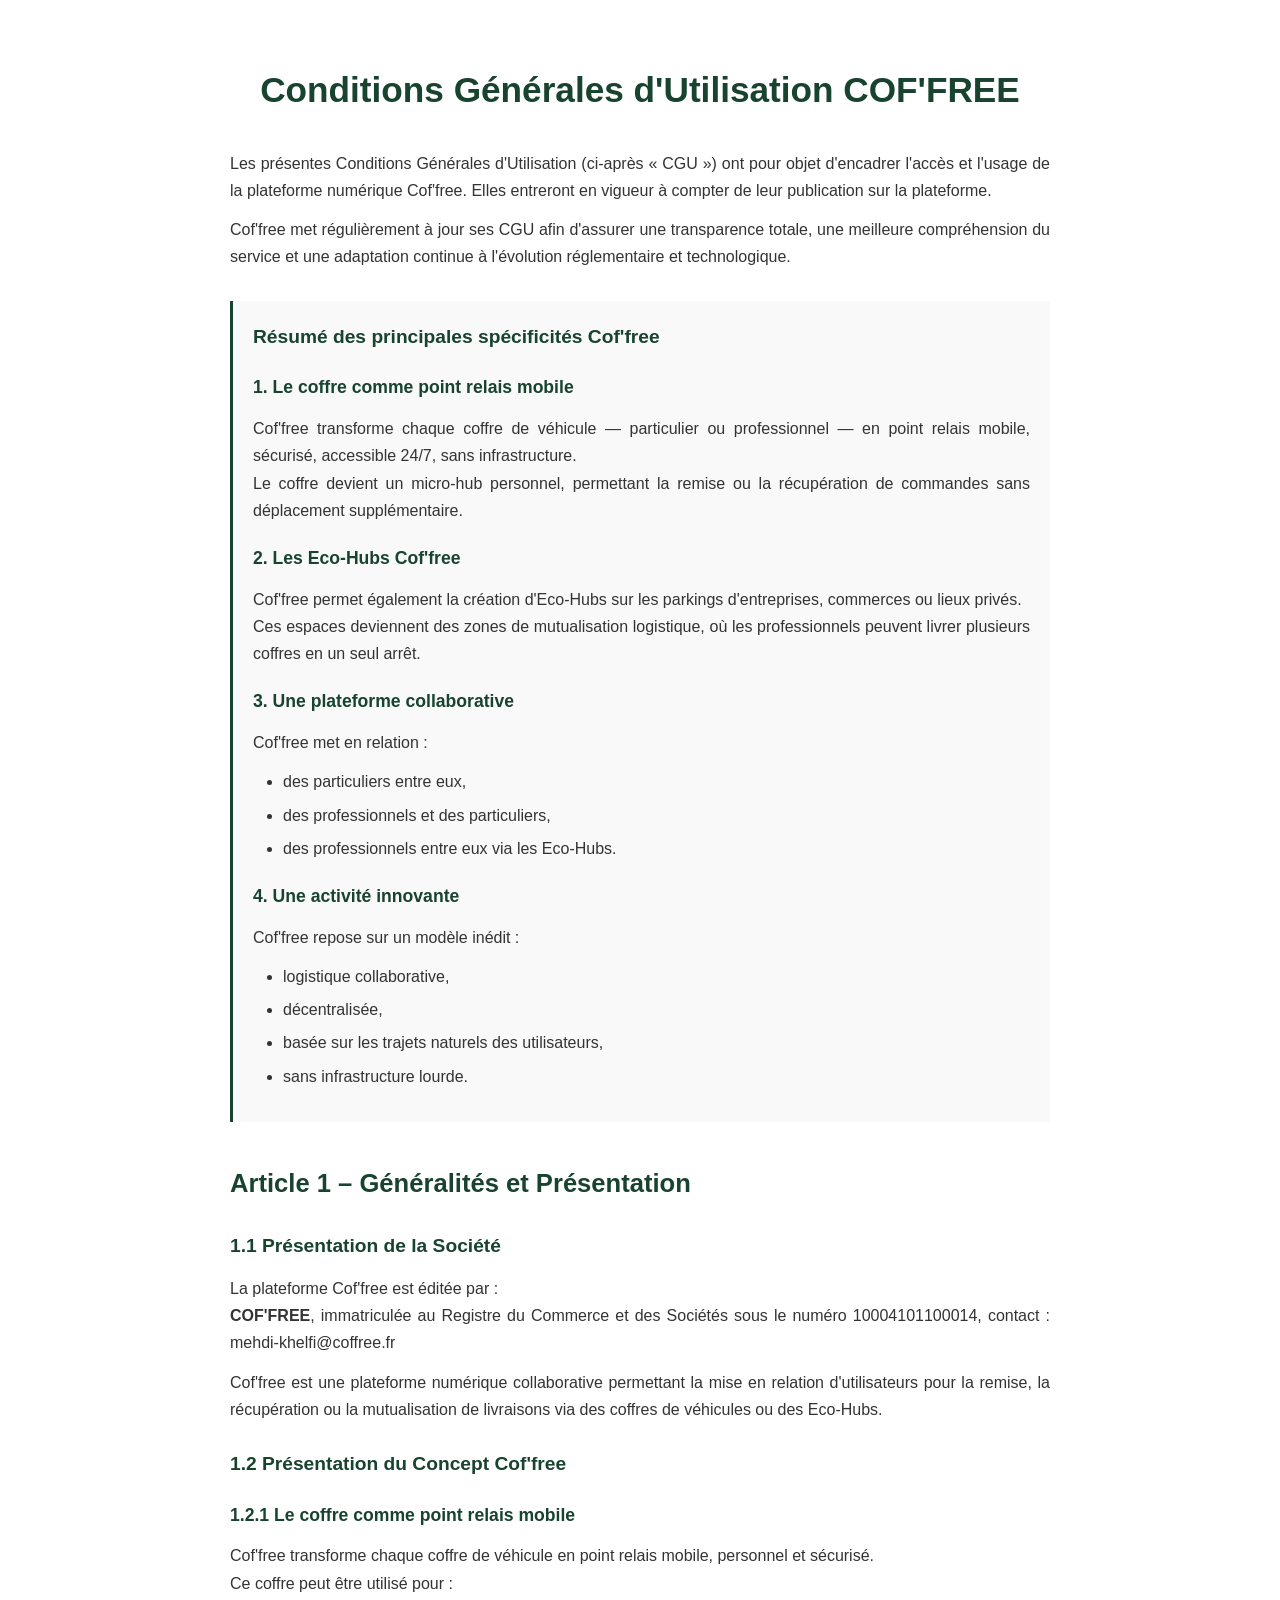
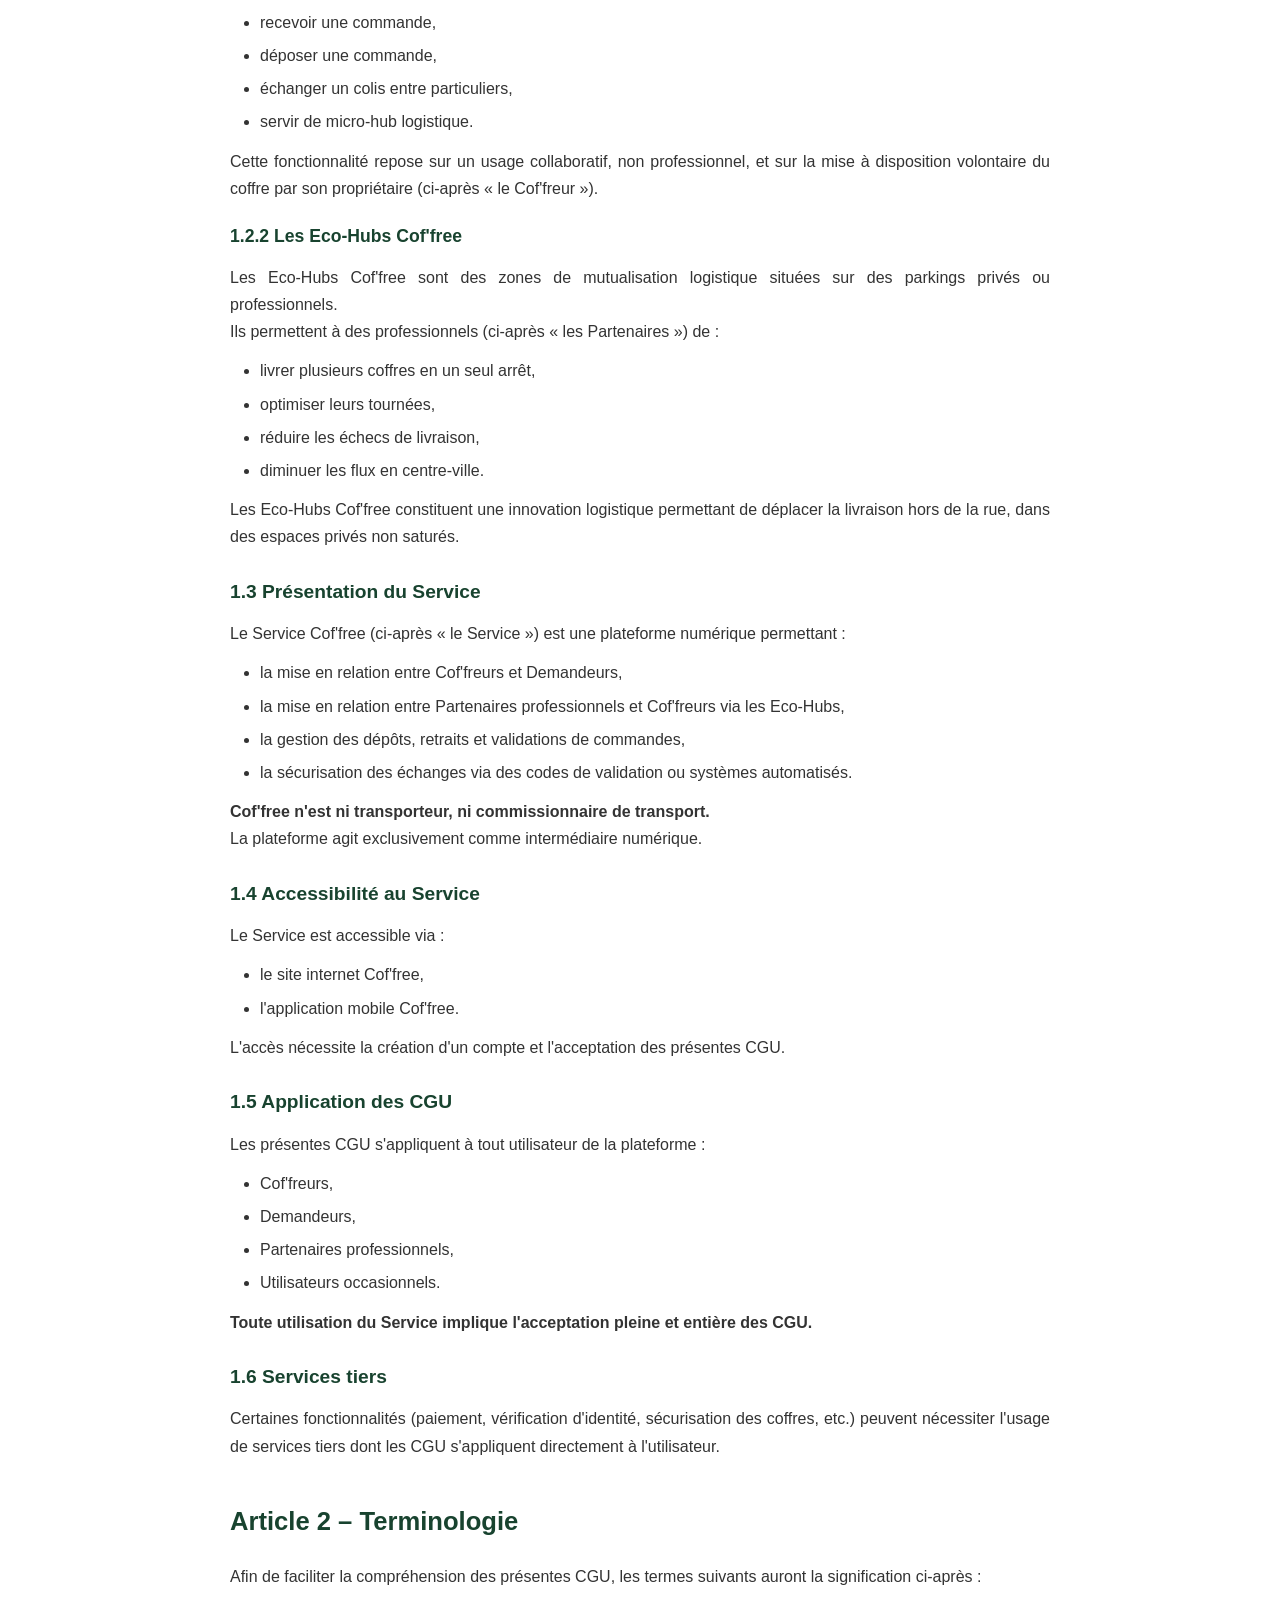
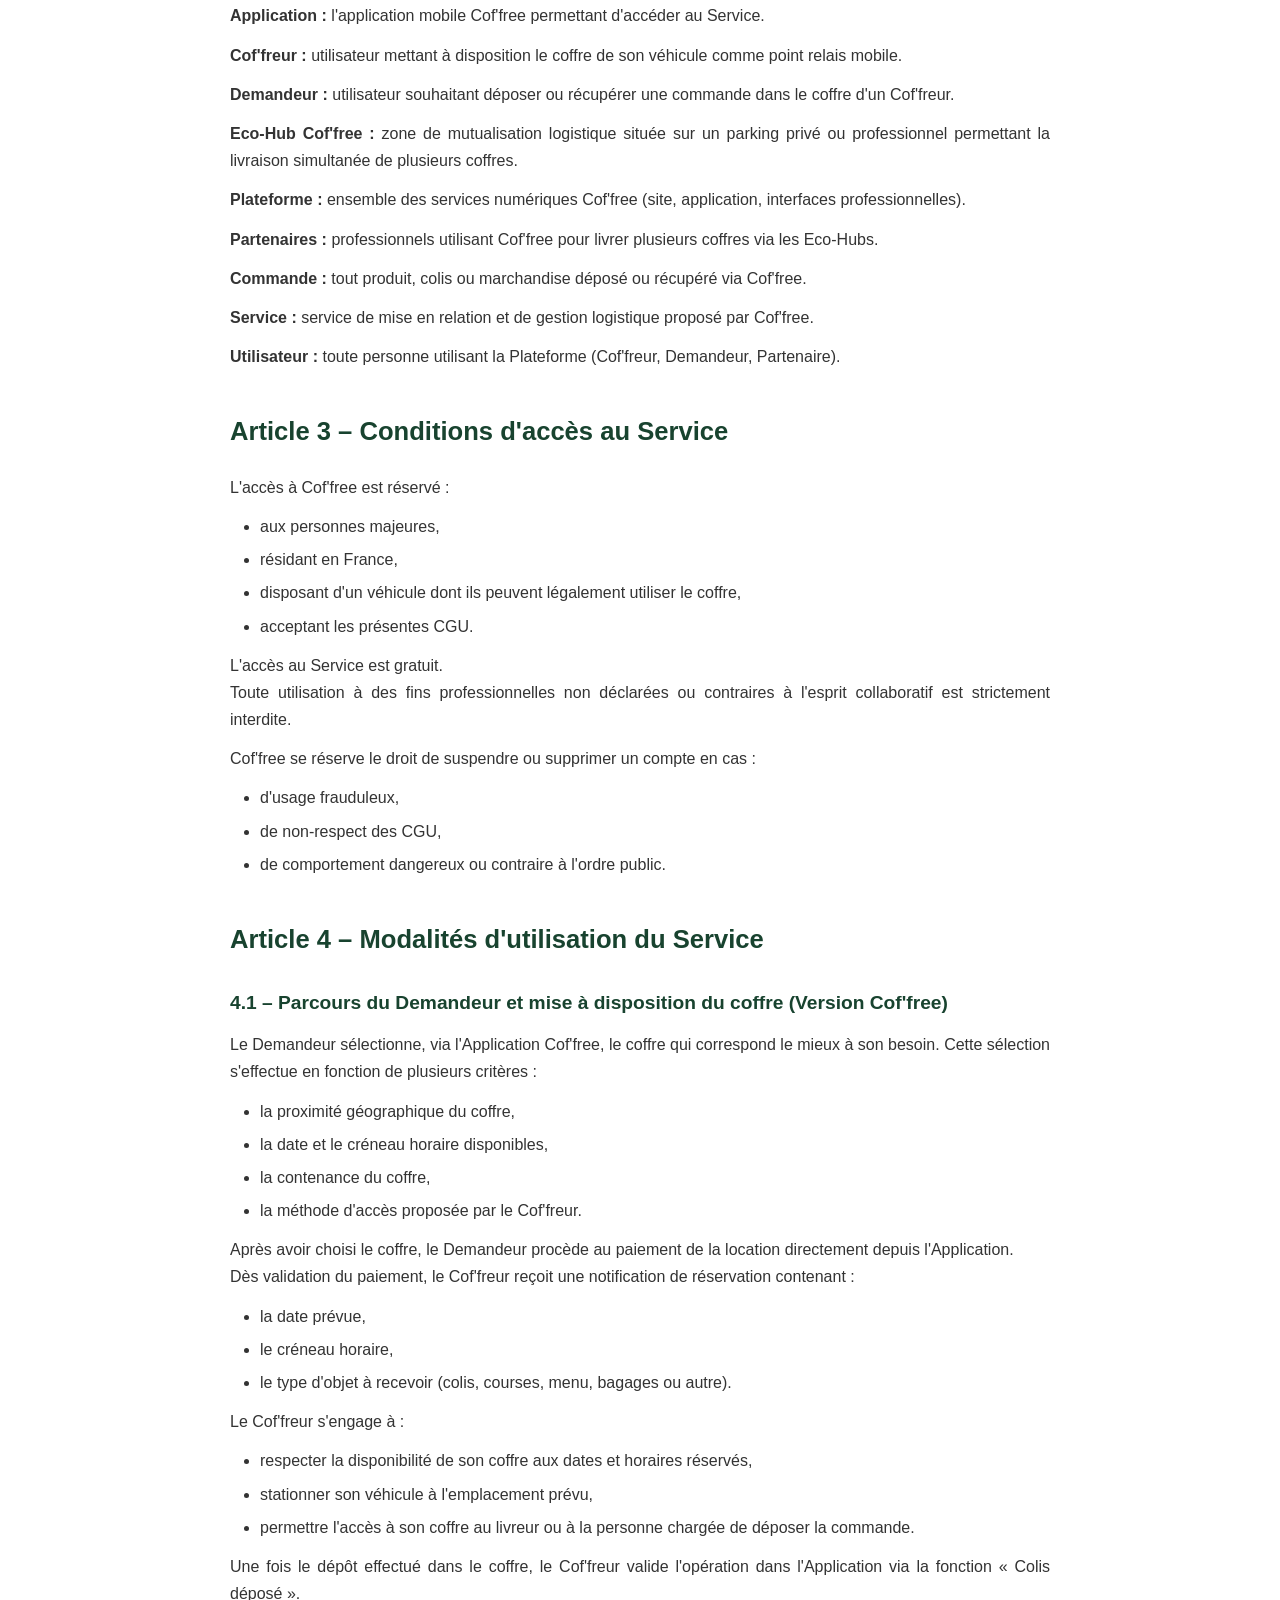
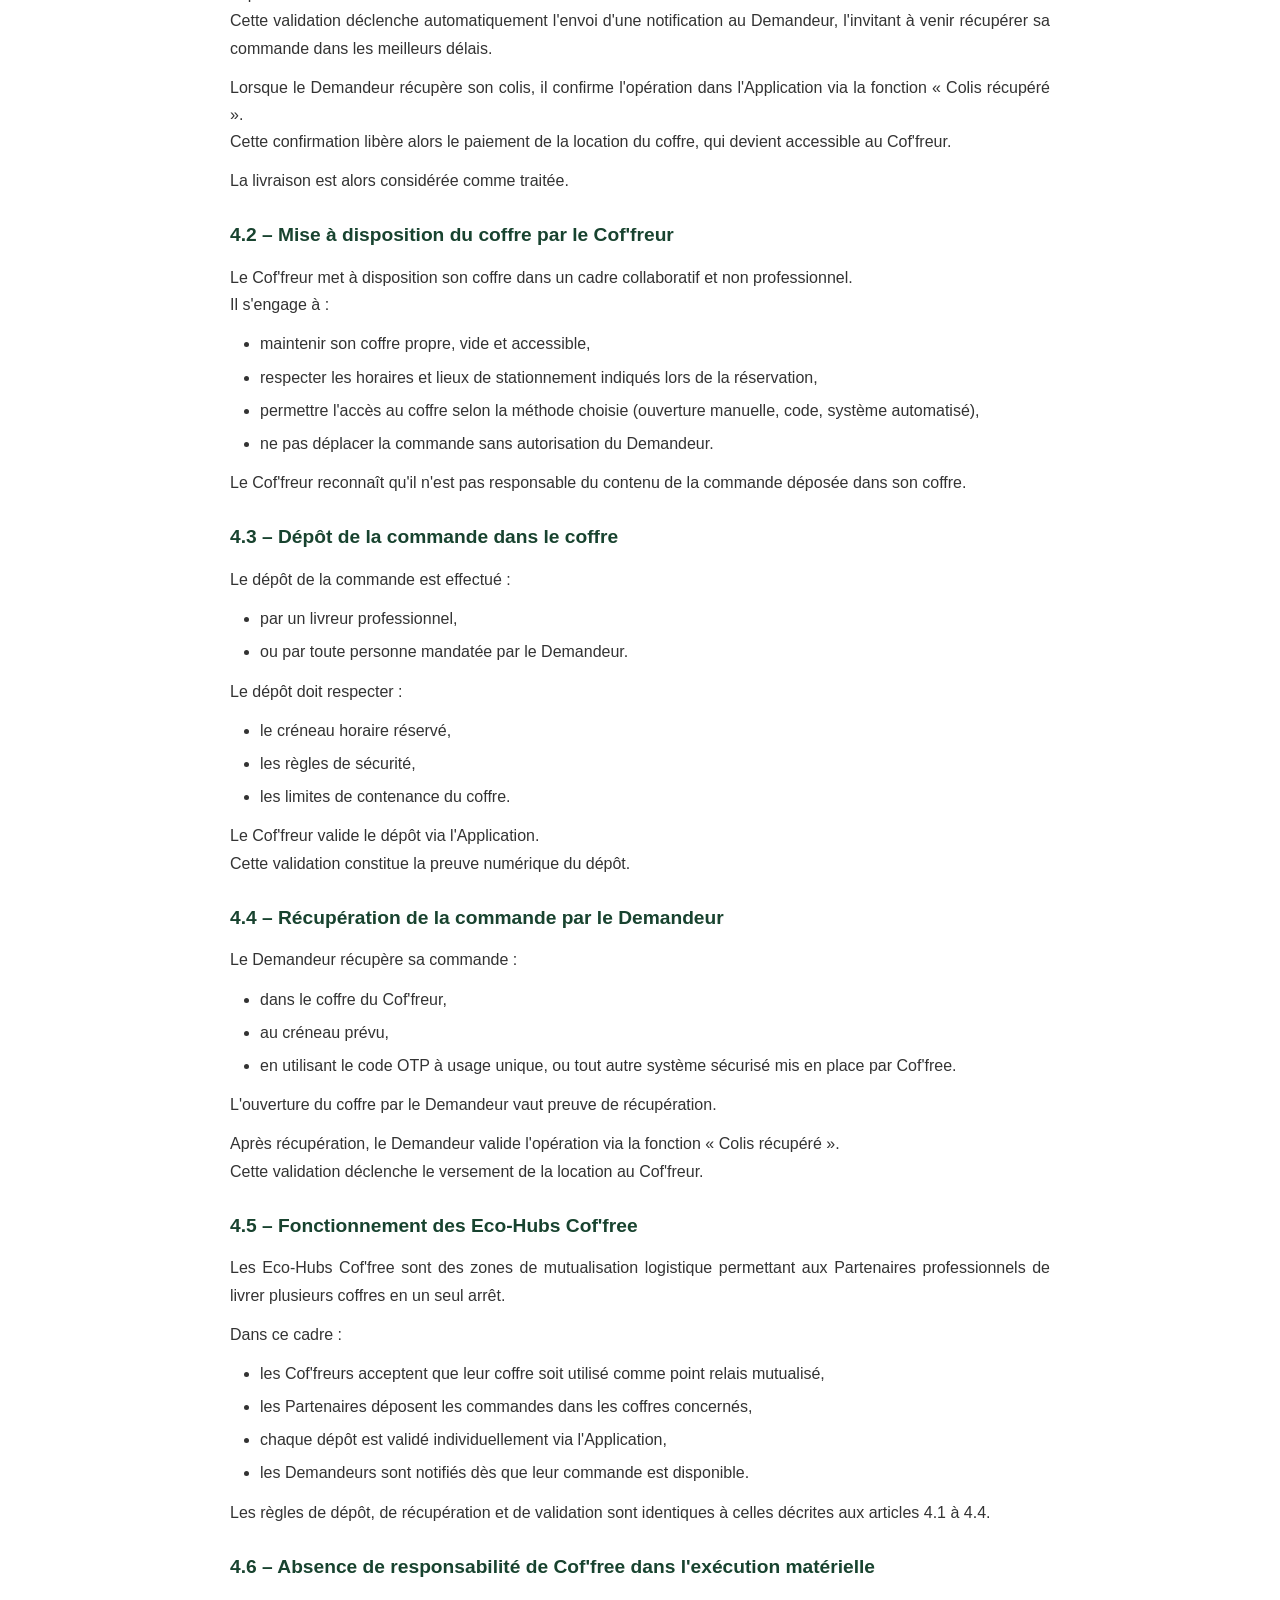
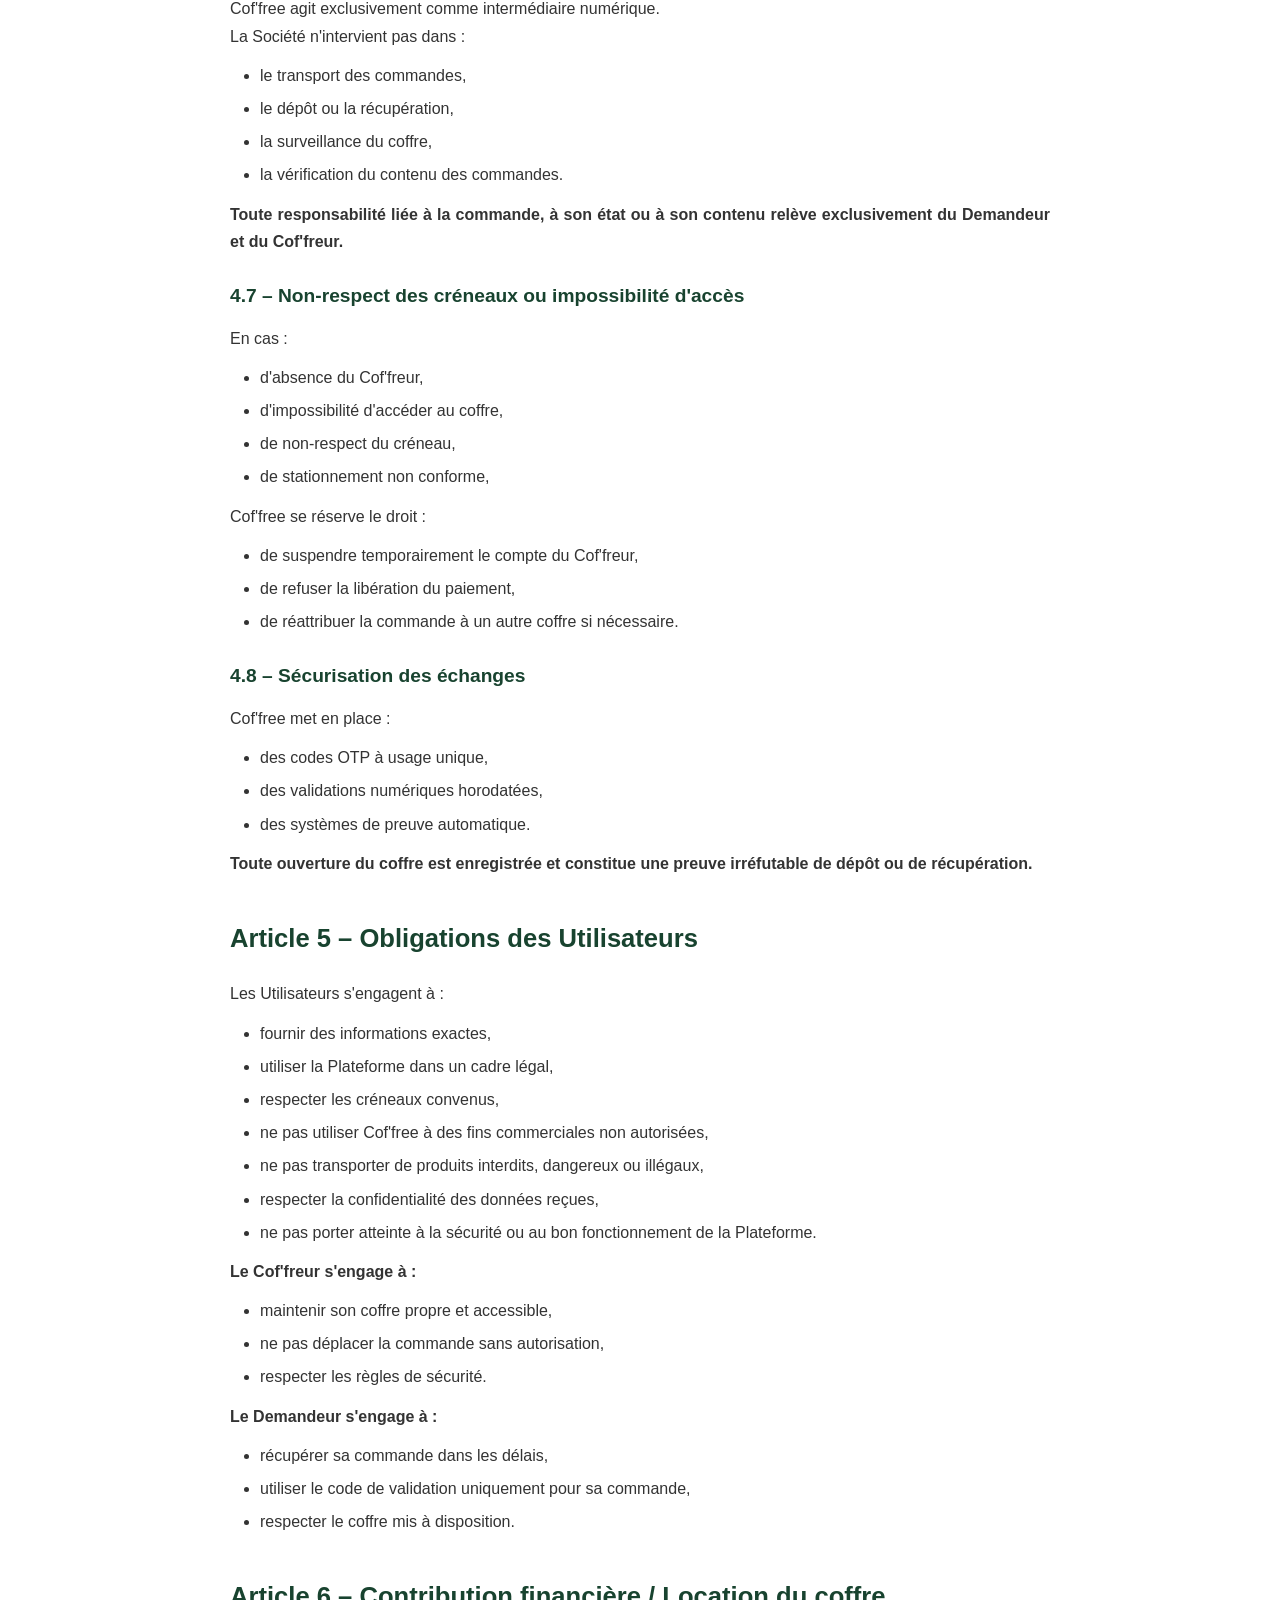
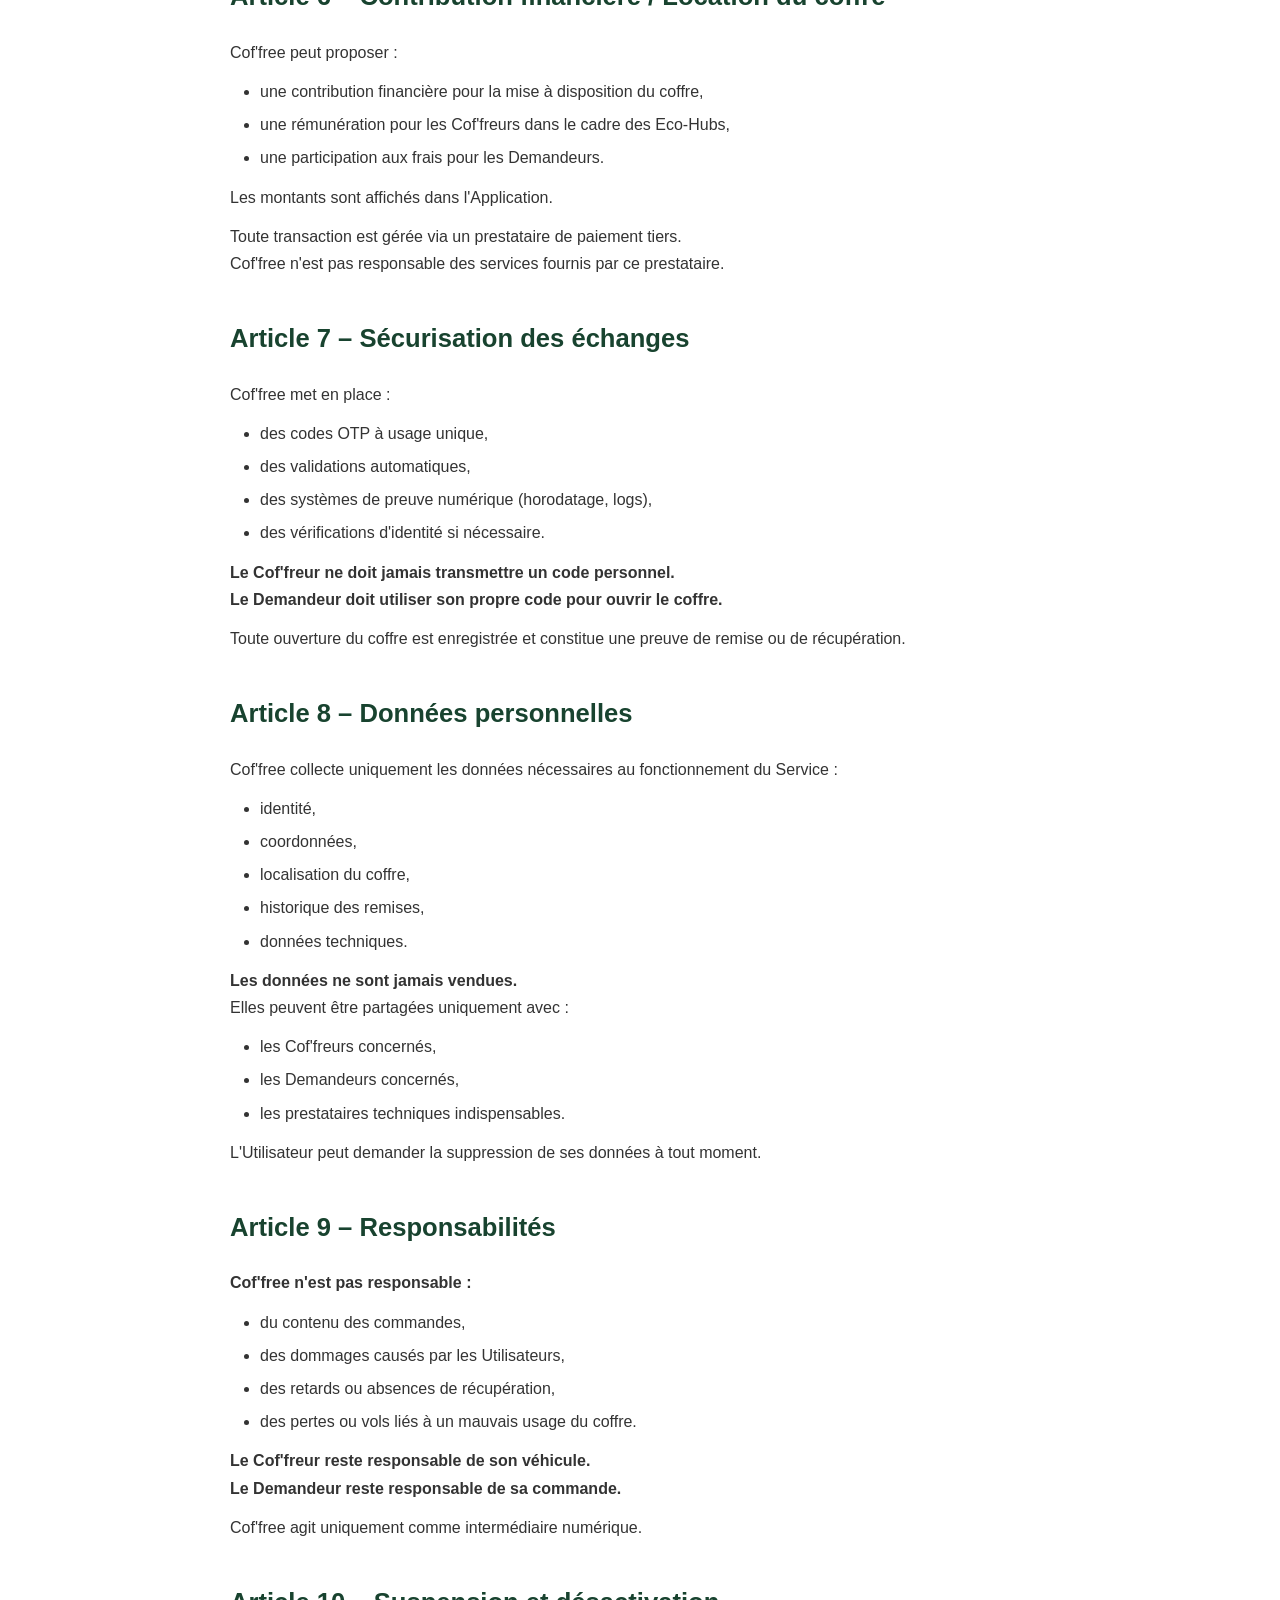
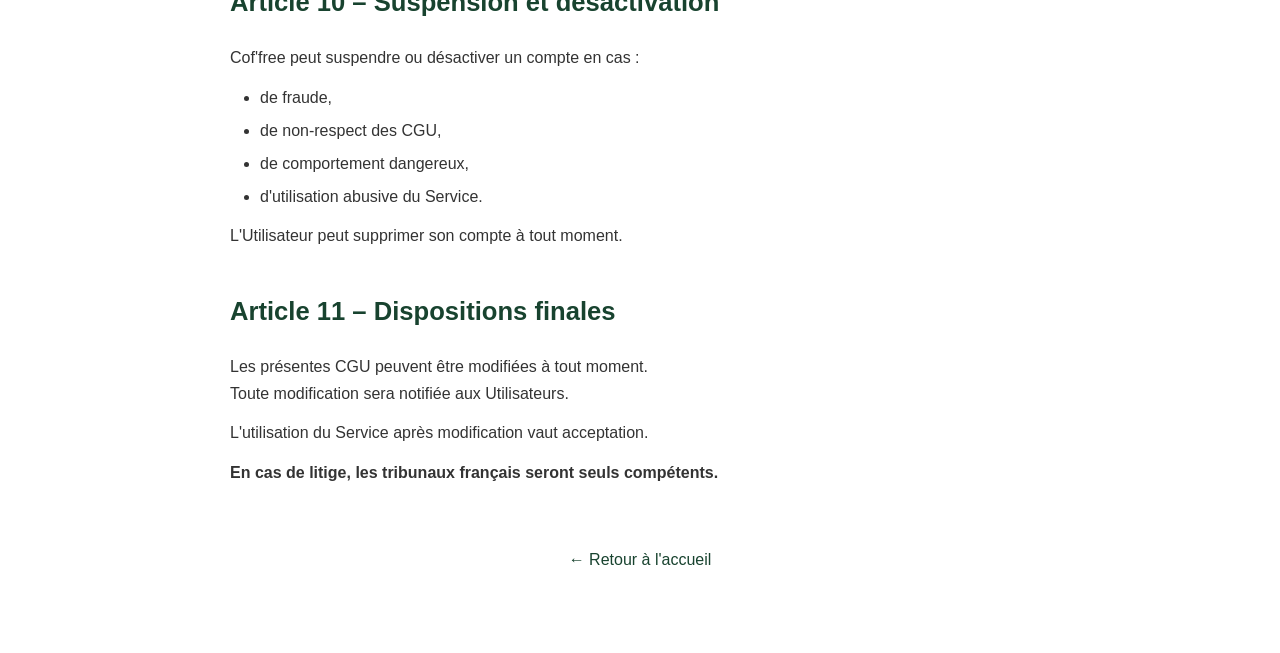
<file: policy.html>
<!DOCTYPE html>
<html lang="fr">
<head>
    <meta charset="UTF-8">
    <meta name="viewport" content="width=device-width, initial-scale=1.0">
    <meta name="robots" content="noindex, nofollow">
    <meta name="description" content="Conditions Générales d'Utilisation de l'application Cof'free — droits et obligations des utilisateurs et Coffreurs.">
    <title>Conditions Générales d'Utilisation - COFFREE</title>
    <style>
        * {
            margin: 0;
            padding: 0;
            box-sizing: border-box;
        }

        body {
            background-color: white;
            font-family: 'Segoe UI', Tahoma, Geneva, Verdana, sans-serif;
            color: #333;
            line-height: 1.7;
        }

        .policy-container {
            max-width: 900px;
            margin: 0 auto;
            padding: 60px 40px;
        }

        .policy-container h1 {
            font-size: 2.2em;
            margin-bottom: 30px;
            text-align: center;
            color: #18432f;
        }

        .policy-container h2 {
            color: #18432f;
            margin-top: 40px;
            margin-bottom: 20px;
            font-size: 1.6em;
        }

        .policy-container h3 {
            color: #18432f;
            margin-top: 25px;
            margin-bottom: 12px;
            font-size: 1.2em;
        }

        .policy-container h4 {
            color: #18432f;
            margin-top: 20px;
            margin-bottom: 10px;
            font-size: 1.1em;
        }

        .policy-container p {
            margin: 12px 0;
            text-align: justify;
        }

        .policy-container ul {
            margin: 12px 0;
            padding-left: 30px;
        }

        .policy-container li {
            margin: 6px 0;
        }

        .summary-box {
            background-color: #f9f9f9;
            border-left: 3px solid #18432f;
            padding: 20px;
            margin: 30px 0;
        }

        .summary-box h3 {
            margin-top: 0;
        }

        .footer-link {
            text-align: center;
            margin-top: 40px;
            padding: 20px 0;
        }

        .footer-link a {
            color: #18432f;
            text-decoration: none;
        }

        .footer-link a:hover {
            text-decoration: underline;
        }

        @media (max-width: 768px) {
            .policy-container {
                padding: 40px 25px;
            }

            .policy-container h1 {
                font-size: 1.8em;
            }

            .policy-container h2 {
                font-size: 1.4em;
            }
        }

        @media (max-width: 480px) {
            .policy-container {
                padding: 30px 20px;
            }

            .policy-container h1 {
                font-size: 1.6em;
            }

            .policy-container h2 {
                font-size: 1.3em;
            }

            .policy-container h3 {
                font-size: 1.1em;
            }
        }
    </style>
</head>
<body>
    <div class="policy-container">
        <h1>Conditions Générales d'Utilisation COF'FREE</h1>

        <p>Les présentes Conditions Générales d'Utilisation (ci‑après « CGU ») ont pour objet d'encadrer l'accès et l'usage de la plateforme numérique Cof'free. Elles entreront en vigueur à compter de leur publication sur la plateforme.</p>

        <p>Cof'free met régulièrement à jour ses CGU afin d'assurer une transparence totale, une meilleure compréhension du service et une adaptation continue à l'évolution réglementaire et technologique.</p>

        <div class="summary-box">
            <h3>Résumé des principales spécificités Cof'free</h3>

            <h4>1. Le coffre comme point relais mobile</h4>
            <p>Cof'free transforme chaque coffre de véhicule — particulier ou professionnel — en point relais mobile, sécurisé, accessible 24/7, sans infrastructure.<br>
            Le coffre devient un micro‑hub personnel, permettant la remise ou la récupération de commandes sans déplacement supplémentaire.</p>

            <h4>2. Les Eco‑Hubs Cof'free</h4>
            <p>Cof'free permet également la création d'Eco‑Hubs sur les parkings d'entreprises, commerces ou lieux privés.<br>
            Ces espaces deviennent des zones de mutualisation logistique, où les professionnels peuvent livrer plusieurs coffres en un seul arrêt.</p>

            <h4>3. Une plateforme collaborative</h4>
            <p>Cof'free met en relation :</p>
            <ul>
                <li>des particuliers entre eux,</li>
                <li>des professionnels et des particuliers,</li>
                <li>des professionnels entre eux via les Eco‑Hubs.</li>
            </ul>

            <h4>4. Une activité innovante</h4>
            <p>Cof'free repose sur un modèle inédit :</p>
            <ul>
                <li>logistique collaborative,</li>
                <li>décentralisée,</li>
                <li>basée sur les trajets naturels des utilisateurs,</li>
                <li>sans infrastructure lourde.</li>
            </ul>
        </div>

        <h2>Article 1 – Généralités et Présentation</h2>

        <h3>1.1 Présentation de la Société</h3>
        <p>La plateforme Cof'free est éditée par :<br>
        <strong>COF'FREE</strong>, immatriculée au Registre du Commerce et des Sociétés sous le numéro 10004101100014, contact : mehdi-khelfi@coffree.fr</p>

        <p>Cof'free est une plateforme numérique collaborative permettant la mise en relation d'utilisateurs pour la remise, la récupération ou la mutualisation de livraisons via des coffres de véhicules ou des Eco‑Hubs.</p>

        <h3>1.2 Présentation du Concept Cof'free</h3>

        <h4>1.2.1 Le coffre comme point relais mobile</h4>
        <p>Cof'free transforme chaque coffre de véhicule en point relais mobile, personnel et sécurisé.<br>
        Ce coffre peut être utilisé pour :</p>
        <ul>
            <li>recevoir une commande,</li>
            <li>déposer une commande,</li>
            <li>échanger un colis entre particuliers,</li>
            <li>servir de micro‑hub logistique.</li>
        </ul>

        <p>Cette fonctionnalité repose sur un usage collaboratif, non professionnel, et sur la mise à disposition volontaire du coffre par son propriétaire (ci‑après « le Cof'freur »).</p>

        <h4>1.2.2 Les Eco‑Hubs Cof'free</h4>
        <p>Les Eco‑Hubs Cof'free sont des zones de mutualisation logistique situées sur des parkings privés ou professionnels.<br>
        Ils permettent à des professionnels (ci‑après « les Partenaires ») de :</p>
        <ul>
            <li>livrer plusieurs coffres en un seul arrêt,</li>
            <li>optimiser leurs tournées,</li>
            <li>réduire les échecs de livraison,</li>
            <li>diminuer les flux en centre‑ville.</li>
        </ul>

        <p>Les Eco‑Hubs Cof'free constituent une innovation logistique permettant de déplacer la livraison hors de la rue, dans des espaces privés non saturés.</p>

        <h3>1.3 Présentation du Service</h3>
        <p>Le Service Cof'free (ci‑après « le Service ») est une plateforme numérique permettant :</p>
        <ul>
            <li>la mise en relation entre Cof'freurs et Demandeurs,</li>
            <li>la mise en relation entre Partenaires professionnels et Cof'freurs via les Eco‑Hubs,</li>
            <li>la gestion des dépôts, retraits et validations de commandes,</li>
            <li>la sécurisation des échanges via des codes de validation ou systèmes automatisés.</li>
        </ul>

        <p><strong>Cof'free n'est ni transporteur, ni commissionnaire de transport.</strong><br>
        La plateforme agit exclusivement comme intermédiaire numérique.</p>

        <h3>1.4 Accessibilité au Service</h3>
        <p>Le Service est accessible via :</p>
        <ul>
            <li>le site internet Cof'free,</li>
            <li>l'application mobile Cof'free.</li>
        </ul>
        <p>L'accès nécessite la création d'un compte et l'acceptation des présentes CGU.</p>

        <h3>1.5 Application des CGU</h3>
        <p>Les présentes CGU s'appliquent à tout utilisateur de la plateforme :</p>
        <ul>
            <li>Cof'freurs,</li>
            <li>Demandeurs,</li>
            <li>Partenaires professionnels,</li>
            <li>Utilisateurs occasionnels.</li>
        </ul>
        <p><strong>Toute utilisation du Service implique l'acceptation pleine et entière des CGU.</strong></p>

        <h3>1.6 Services tiers</h3>
        <p>Certaines fonctionnalités (paiement, vérification d'identité, sécurisation des coffres, etc.) peuvent nécessiter l'usage de services tiers dont les CGU s'appliquent directement à l'utilisateur.</p>

        <h2>Article 2 – Terminologie</h2>
        <p>Afin de faciliter la compréhension des présentes CGU, les termes suivants auront la signification ci‑après :</p>

        <p><strong>Application :</strong> l'application mobile Cof'free permettant d'accéder au Service.</p>

        <p><strong>Cof'freur :</strong> utilisateur mettant à disposition le coffre de son véhicule comme point relais mobile.</p>

        <p><strong>Demandeur :</strong> utilisateur souhaitant déposer ou récupérer une commande dans le coffre d'un Cof'freur.</p>

        <p><strong>Eco‑Hub Cof'free :</strong> zone de mutualisation logistique située sur un parking privé ou professionnel permettant la livraison simultanée de plusieurs coffres.</p>

        <p><strong>Plateforme :</strong> ensemble des services numériques Cof'free (site, application, interfaces professionnelles).</p>

        <p><strong>Partenaires :</strong> professionnels utilisant Cof'free pour livrer plusieurs coffres via les Eco‑Hubs.</p>

        <p><strong>Commande :</strong> tout produit, colis ou marchandise déposé ou récupéré via Cof'free.</p>

        <p><strong>Service :</strong> service de mise en relation et de gestion logistique proposé par Cof'free.</p>

        <p><strong>Utilisateur :</strong> toute personne utilisant la Plateforme (Cof'freur, Demandeur, Partenaire).</p>

        <h2>Article 3 – Conditions d'accès au Service</h2>
        <p>L'accès à Cof'free est réservé :</p>
        <ul>
            <li>aux personnes majeures,</li>
            <li>résidant en France,</li>
            <li>disposant d'un véhicule dont ils peuvent légalement utiliser le coffre,</li>
            <li>acceptant les présentes CGU.</li>
        </ul>

        <p>L'accès au Service est gratuit.<br>
        Toute utilisation à des fins professionnelles non déclarées ou contraires à l'esprit collaboratif est strictement interdite.</p>

        <p>Cof'free se réserve le droit de suspendre ou supprimer un compte en cas :</p>
        <ul>
            <li>d'usage frauduleux,</li>
            <li>de non‑respect des CGU,</li>
            <li>de comportement dangereux ou contraire à l'ordre public.</li>
        </ul>

        <h2>Article 4 – Modalités d'utilisation du Service</h2>

        <h3>4.1 – Parcours du Demandeur et mise à disposition du coffre (Version Cof'free)</h3>
        <p>Le Demandeur sélectionne, via l'Application Cof'free, le coffre qui correspond le mieux à son besoin. Cette sélection s'effectue en fonction de plusieurs critères :</p>
        <ul>
            <li>la proximité géographique du coffre,</li>
            <li>la date et le créneau horaire disponibles,</li>
            <li>la contenance du coffre,</li>
            <li>la méthode d'accès proposée par le Cof'freur.</li>
        </ul>

        <p>Après avoir choisi le coffre, le Demandeur procède au paiement de la location directement depuis l'Application.<br>
        Dès validation du paiement, le Cof'freur reçoit une notification de réservation contenant :</p>
        <ul>
            <li>la date prévue,</li>
            <li>le créneau horaire,</li>
            <li>le type d'objet à recevoir (colis, courses, menu, bagages ou autre).</li>
        </ul>

        <p>Le Cof'freur s'engage à :</p>
        <ul>
            <li>respecter la disponibilité de son coffre aux dates et horaires réservés,</li>
            <li>stationner son véhicule à l'emplacement prévu,</li>
            <li>permettre l'accès à son coffre au livreur ou à la personne chargée de déposer la commande.</li>
        </ul>

        <p>Une fois le dépôt effectué dans le coffre, le Cof'freur valide l'opération dans l'Application via la fonction « Colis déposé ».<br>
        Cette validation déclenche automatiquement l'envoi d'une notification au Demandeur, l'invitant à venir récupérer sa commande dans les meilleurs délais.</p>

        <p>Lorsque le Demandeur récupère son colis, il confirme l'opération dans l'Application via la fonction « Colis récupéré ».<br>
        Cette confirmation libère alors le paiement de la location du coffre, qui devient accessible au Cof'freur.</p>

        <p>La livraison est alors considérée comme traitée.</p>

        <h3>4.2 – Mise à disposition du coffre par le Cof'freur</h3>
        <p>Le Cof'freur met à disposition son coffre dans un cadre collaboratif et non professionnel.<br>
        Il s'engage à :</p>
        <ul>
            <li>maintenir son coffre propre, vide et accessible,</li>
            <li>respecter les horaires et lieux de stationnement indiqués lors de la réservation,</li>
            <li>permettre l'accès au coffre selon la méthode choisie (ouverture manuelle, code, système automatisé),</li>
            <li>ne pas déplacer la commande sans autorisation du Demandeur.</li>
        </ul>

        <p>Le Cof'freur reconnaît qu'il n'est pas responsable du contenu de la commande déposée dans son coffre.</p>

        <h3>4.3 – Dépôt de la commande dans le coffre</h3>
        <p>Le dépôt de la commande est effectué :</p>
        <ul>
            <li>par un livreur professionnel,</li>
            <li>ou par toute personne mandatée par le Demandeur.</li>
        </ul>

        <p>Le dépôt doit respecter :</p>
        <ul>
            <li>le créneau horaire réservé,</li>
            <li>les règles de sécurité,</li>
            <li>les limites de contenance du coffre.</li>
        </ul>

        <p>Le Cof'freur valide le dépôt via l'Application.<br>
        Cette validation constitue la preuve numérique du dépôt.</p>

        <h3>4.4 – Récupération de la commande par le Demandeur</h3>
        <p>Le Demandeur récupère sa commande :</p>
        <ul>
            <li>dans le coffre du Cof'freur,</li>
            <li>au créneau prévu,</li>
            <li>en utilisant le code OTP à usage unique, ou tout autre système sécurisé mis en place par Cof'free.</li>
        </ul>

        <p>L'ouverture du coffre par le Demandeur vaut preuve de récupération.</p>

        <p>Après récupération, le Demandeur valide l'opération via la fonction « Colis récupéré ».<br>
        Cette validation déclenche le versement de la location au Cof'freur.</p>

        <h3>4.5 – Fonctionnement des Eco‑Hubs Cof'free</h3>
        <p>Les Eco‑Hubs Cof'free sont des zones de mutualisation logistique permettant aux Partenaires professionnels de livrer plusieurs coffres en un seul arrêt.</p>

        <p>Dans ce cadre :</p>
        <ul>
            <li>les Cof'freurs acceptent que leur coffre soit utilisé comme point relais mutualisé,</li>
            <li>les Partenaires déposent les commandes dans les coffres concernés,</li>
            <li>chaque dépôt est validé individuellement via l'Application,</li>
            <li>les Demandeurs sont notifiés dès que leur commande est disponible.</li>
        </ul>

        <p>Les règles de dépôt, de récupération et de validation sont identiques à celles décrites aux articles 4.1 à 4.4.</p>

        <h3>4.6 – Absence de responsabilité de Cof'free dans l'exécution matérielle</h3>
        <p>Cof'free agit exclusivement comme intermédiaire numérique.<br>
        La Société n'intervient pas dans :</p>
        <ul>
            <li>le transport des commandes,</li>
            <li>le dépôt ou la récupération,</li>
            <li>la surveillance du coffre,</li>
            <li>la vérification du contenu des commandes.</li>
        </ul>

        <p><strong>Toute responsabilité liée à la commande, à son état ou à son contenu relève exclusivement du Demandeur et du Cof'freur.</strong></p>

        <h3>4.7 – Non-respect des créneaux ou impossibilité d'accès</h3>
        <p>En cas :</p>
        <ul>
            <li>d'absence du Cof'freur,</li>
            <li>d'impossibilité d'accéder au coffre,</li>
            <li>de non-respect du créneau,</li>
            <li>de stationnement non conforme,</li>
        </ul>

        <p>Cof'free se réserve le droit :</p>
        <ul>
            <li>de suspendre temporairement le compte du Cof'freur,</li>
            <li>de refuser la libération du paiement,</li>
            <li>de réattribuer la commande à un autre coffre si nécessaire.</li>
        </ul>

        <h3>4.8 – Sécurisation des échanges</h3>
        <p>Cof'free met en place :</p>
        <ul>
            <li>des codes OTP à usage unique,</li>
            <li>des validations numériques horodatées,</li>
            <li>des systèmes de preuve automatique.</li>
        </ul>

        <p><strong>Toute ouverture du coffre est enregistrée et constitue une preuve irréfutable de dépôt ou de récupération.</strong></p>

        <h2>Article 5 – Obligations des Utilisateurs</h2>
        <p>Les Utilisateurs s'engagent à :</p>
        <ul>
            <li>fournir des informations exactes,</li>
            <li>utiliser la Plateforme dans un cadre légal,</li>
            <li>respecter les créneaux convenus,</li>
            <li>ne pas utiliser Cof'free à des fins commerciales non autorisées,</li>
            <li>ne pas transporter de produits interdits, dangereux ou illégaux,</li>
            <li>respecter la confidentialité des données reçues,</li>
            <li>ne pas porter atteinte à la sécurité ou au bon fonctionnement de la Plateforme.</li>
        </ul>

        <p><strong>Le Cof'freur s'engage à :</strong></p>
        <ul>
            <li>maintenir son coffre propre et accessible,</li>
            <li>ne pas déplacer la commande sans autorisation,</li>
            <li>respecter les règles de sécurité.</li>
        </ul>

        <p><strong>Le Demandeur s'engage à :</strong></p>
        <ul>
            <li>récupérer sa commande dans les délais,</li>
            <li>utiliser le code de validation uniquement pour sa commande,</li>
            <li>respecter le coffre mis à disposition.</li>
        </ul>

        <h2>Article 6 – Contribution financière / Location du coffre</h2>
        <p>Cof'free peut proposer :</p>
        <ul>
            <li>une contribution financière pour la mise à disposition du coffre,</li>
            <li>une rémunération pour les Cof'freurs dans le cadre des Eco‑Hubs,</li>
            <li>une participation aux frais pour les Demandeurs.</li>
        </ul>

        <p>Les montants sont affichés dans l'Application.</p>

        <p>Toute transaction est gérée via un prestataire de paiement tiers.<br>
        Cof'free n'est pas responsable des services fournis par ce prestataire.</p>

        <h2>Article 7 – Sécurisation des échanges</h2>
        <p>Cof'free met en place :</p>
        <ul>
            <li>des codes OTP à usage unique,</li>
            <li>des validations automatiques,</li>
            <li>des systèmes de preuve numérique (horodatage, logs),</li>
            <li>des vérifications d'identité si nécessaire.</li>
        </ul>

        <p><strong>Le Cof'freur ne doit jamais transmettre un code personnel.</strong><br>
        <strong>Le Demandeur doit utiliser son propre code pour ouvrir le coffre.</strong></p>

        <p>Toute ouverture du coffre est enregistrée et constitue une preuve de remise ou de récupération.</p>

        <h2>Article 8 – Données personnelles</h2>
        <p>Cof'free collecte uniquement les données nécessaires au fonctionnement du Service :</p>
        <ul>
            <li>identité,</li>
            <li>coordonnées,</li>
            <li>localisation du coffre,</li>
            <li>historique des remises,</li>
            <li>données techniques.</li>
        </ul>

        <p><strong>Les données ne sont jamais vendues.</strong><br>
        Elles peuvent être partagées uniquement avec :</p>
        <ul>
            <li>les Cof'freurs concernés,</li>
            <li>les Demandeurs concernés,</li>
            <li>les prestataires techniques indispensables.</li>
        </ul>

        <p>L'Utilisateur peut demander la suppression de ses données à tout moment.</p>

        <h2>Article 9 – Responsabilités</h2>
        <p><strong>Cof'free n'est pas responsable :</strong></p>
        <ul>
            <li>du contenu des commandes,</li>
            <li>des dommages causés par les Utilisateurs,</li>
            <li>des retards ou absences de récupération,</li>
            <li>des pertes ou vols liés à un mauvais usage du coffre.</li>
        </ul>

        <p><strong>Le Cof'freur reste responsable de son véhicule.</strong><br>
        <strong>Le Demandeur reste responsable de sa commande.</strong></p>

        <p>Cof'free agit uniquement comme intermédiaire numérique.</p>

        <h2>Article 10 – Suspension et désactivation</h2>
        <p>Cof'free peut suspendre ou désactiver un compte en cas :</p>
        <ul>
            <li>de fraude,</li>
            <li>de non‑respect des CGU,</li>
            <li>de comportement dangereux,</li>
            <li>d'utilisation abusive du Service.</li>
        </ul>

        <p>L'Utilisateur peut supprimer son compte à tout moment.</p>

        <h2>Article 11 – Dispositions finales</h2>
        <p>Les présentes CGU peuvent être modifiées à tout moment.<br>
        Toute modification sera notifiée aux Utilisateurs.</p>

        <p>L'utilisation du Service après modification vaut acceptation.</p>

        <p><strong>En cas de litige, les tribunaux français seront seuls compétents.</strong></p>

        <div class="footer-link">
            <a href="index.html">← Retour à l'accueil</a>
        </div>
    </div>
</body>
</html>
</file>
<file: assets/css/style.css>
/* =============================================
   COF'FREE — CSS
   Charte : #18432f (vert), #f0e8db (beige)
   Inspiré du template Alpha par HTML5 UP
   ============================================= */

/* === RESET & BASE === */
*, *::before, *::after {
    margin: 0;
    padding: 0;
    box-sizing: border-box;
}

:root {
    --primary:      #18432f;
    --primary-dark: #102e20;
    --primary-light:#225c3f;
    --secondary:    #f0e8db;
    --white:        #ffffff;
    --black:        #000000;
    --bg:           #fafafa;
    --border:       #e0e0e0;
    --text-dark:    #333333;
    --grey:         #999999;
    --dark-grey:    #666666;
    --light-grey:   #cccccc;
    --highlight:    #FFD700;
    --error:        #b00020;
    --radius:       12px;
    --shadow:       0 4px 24px rgba(0,0,0,0.10);
    --shadow-lg:    0 12px 48px rgba(0,0,0,0.18);
    --transition:   0.3s ease;
}

html {
    scroll-behavior: smooth;
}

body {
    font-family: 'Inter', 'Segoe UI', sans-serif;
    background: var(--bg);
    color: var(--text-dark);
    font-size: 16px;
    line-height: 1.6;
    overflow-x: hidden;
}

img { max-width: 100%; display: block; }
a { text-decoration: none; color: inherit; }
ul { list-style: none; }

/* =============================================
   UTILITAIRES
   ============================================= */

.container {
    width: 100%;
    max-width: 1100px;
    margin: 0 auto;
    padding: 0 24px;
}

/* Boutons */
.btn {
    display: inline-flex;
    align-items: center;
    gap: 8px;
    padding: 14px 28px;
    border-radius: 50px;
    font-family: inherit;
    font-size: 0.95rem;
    font-weight: 600;
    cursor: pointer;
    border: 2px solid transparent;
    transition: background var(--transition), color var(--transition),
                border-color var(--transition), transform var(--transition),
                box-shadow var(--transition);
}

.btn:focus-visible {
    outline: 3px solid var(--highlight);
    outline-offset: 3px;
}

.btn-primary {
    background: var(--primary);
    color: var(--white);
    border-color: var(--primary);
}
.btn-primary:hover {
    background: var(--primary-dark);
    border-color: var(--primary-dark);
    transform: translateY(-2px);
    box-shadow: 0 6px 20px rgba(24,67,47,0.35);
}

.btn-outline {
    background: transparent;
    color: var(--white);
    border-color: rgba(255,255,255,0.6);
}
.btn-outline:hover {
    background: rgba(255,255,255,0.12);
    border-color: var(--white);
    transform: translateY(-2px);
}

.btn-nav {
    background: var(--secondary);
    color: var(--primary);
    border-color: var(--secondary);
    padding: 10px 22px;
    font-size: 0.9rem;
}
.btn-nav:hover {
    background: var(--white);
    border-color: var(--white);
}

.btn-cta {
    background: var(--secondary);
    color: var(--primary);
    border-color: var(--secondary);
    white-space: nowrap;
}
.btn-cta:hover {
    background: var(--white);
    border-color: var(--white);
    transform: translateY(-2px);
}

/* =============================================
   NAVIGATION
   ============================================= */

#nav {
    position: fixed;
    top: 0; left: 0; right: 0;
    z-index: 1000;
    background: #16432f;
    backdrop-filter: blur(8px);
    border-bottom: 1px solid transparent;
    transition: border-color var(--transition);
}
#nav.scrolled {
    border-bottom-color: rgba(240,232,219,0.55);
}

.nav-inner {
    display: flex;
    align-items: center;
    gap: 32px;
    height: 110px;
    max-width: 1100px;
    margin: 0 auto;
    padding: 0 24px;
}

.nav-logo {
    display: flex;
    align-items: center;
    gap: 12px;
    flex-shrink: 0;
}
.nav-logo img {
    width: 95px;
    height: 95px;
    border-radius: 10px;
    object-fit: contain;
}
.nav-logo span {
    font-size: 1.2rem;
    font-weight: 700;
    color: var(--secondary);
    letter-spacing: 0.5px;
}

.nav-links {
    display: flex;
    align-items: center;
    gap: 32px;
    margin-left: auto;
}
.nav-links a {
    color: rgba(255,255,255,0.80);
    font-size: 0.9rem;
    font-weight: 500;
    transition: color var(--transition);
}
.nav-links a:hover { color: var(--white); }

.nav-toggle {
    display: none;
    background: none;
    border: none;
    color: var(--white);
    font-size: 1.4rem;
    cursor: pointer;
    margin-left: auto;
    padding: 4px;
}

/* =============================================
   HERO / BANNER
   ============================================= */

#banner {
    position: relative;
    min-height: 100vh;
    background: linear-gradient(150deg, var(--primary-dark) 0%, var(--primary) 60%, var(--primary-light) 100%);
    display: flex;
    align-items: center;
    padding: 120px 0 80px;
    overflow: hidden;
}

#banner::before {
    content: '';
    position: absolute;
    top: -20%; right: -10%;
    width: 600px; height: 600px;
    background: radial-gradient(circle, rgba(240,232,219,0.08) 0%, transparent 70%);
    border-radius: 50%;
    pointer-events: none;
}

.banner-inner {
    display: flex;
    align-items: center;
    gap: 64px;
    max-width: 1100px;
    margin: 0 auto;
    padding: 0 24px;
    width: 100%;
}

.banner-text {
    flex: 1;
    min-width: 0;
}

.banner-eyebrow {
    display: inline-block;
    background: rgba(240,232,219,0.18);
    color: var(--secondary);
    font-size: 0.78rem;
    font-weight: 600;
    letter-spacing: 2px;
    text-transform: uppercase;
    padding: 6px 16px;
    border-radius: 50px;
    margin-bottom: 0;
    border: 1px solid rgba(240,232,219,0.3);
}

.banner-text h1 {
    font-size: clamp(2.2rem, 5vw, 3.6rem);
    font-weight: 800;
    color: var(--white);
    line-height: 1.15;
    margin-bottom: 24px;
    letter-spacing: -0.5px;
}
.banner-text h1 span {
    color: var(--secondary);
}

.banner-sub {
    font-size: 1.1rem;
    color: rgba(255,255,255,0.78);
    max-width: 500px;
    margin-bottom: 40px;
    line-height: 1.7;
}

.banner-actions {
    display: flex;
    gap: 16px;
    flex-wrap: wrap;
}

/* Maquette téléphone */
.banner-visual {
    flex-shrink: 0;
    position: relative;
    display: flex;
    justify-content: center;
}

.phone-glow {
    position: absolute;
    inset: -30px;
    background: radial-gradient(circle, rgba(240,232,219,0.15) 0%, transparent 70%);
    border-radius: 50%;
    pointer-events: none;
}

.phone-mockup {
    width: 240px;
    height: 480px;
    background: var(--primary-dark);
    border-radius: 36px;
    border: 3px solid rgba(240,232,219,0.25);
    box-shadow:
        0 0 0 6px rgba(24,67,47,0.5),
        var(--shadow-lg);
    position: relative;
    overflow: hidden;
    display: flex;
    flex-direction: column;
}

.phone-notch {
    width: 80px; height: 20px;
    background: var(--primary-dark);
    border-radius: 0 0 14px 14px;
    margin: 0 auto;
    flex-shrink: 0;
    border: 3px solid rgba(240,232,219,0.18);
    border-top: none;
}

.phone-screen {
    flex: 1;
    display: flex;
    flex-direction: column;
    align-items: center;
    justify-content: center;
    padding: 24px 16px;
    background: linear-gradient(160deg, var(--primary) 0%, var(--primary-dark) 100%);
}

.phone-logo {
    width: 72px; height: 72px;
    border-radius: 16px;
    margin-bottom: 16px;
    box-shadow: 0 4px 16px rgba(0,0,0,0.3);
}

.phone-app-name {
    color: var(--white);
    font-weight: 700;
    font-size: 1.1rem;
    margin-bottom: 4px;
}
.phone-app-sub {
    color: rgba(255,255,255,0.55);
    font-size: 0.72rem;
    text-align: center;
    margin-bottom: 24px;
}

.phone-dots {
    display: flex;
    gap: 6px;
}
.phone-dots span {
    width: 6px; height: 6px;
    border-radius: 50%;
    background: rgba(255,255,255,0.3);
}
.phone-dots span.active {
    background: var(--secondary);
    width: 18px;
    border-radius: 4px;
}

/* Screenshot réel dans le hero */
.hero-screenshot-wrap {
    position: relative;
    flex-shrink: 0;
}

.hero-screenshot {
    width: 280px;
    border-radius: 32px;
    box-shadow:
        0 0 0 6px rgba(240,232,219,0.12),
        0 24px 64px rgba(0,0,0,0.45);
    display: block;
    position: relative;
    z-index: 1;
}

/* Badges App Store dans le banner */
.banner-eyebrow-row {
    display: flex;
    align-items: center;
    gap: 16px;
    flex-wrap: wrap;
    margin-bottom: 24px;
}

.banner-eyebrow-row .banner-eyebrow {
    margin-bottom: 0;
}

.banner-store-badges {
    display: flex;
    gap: 10px;
    flex-wrap: wrap;
}

.banner-store-badge {
    display: flex;
    align-items: center;
    gap: 10px;
    background: rgba(255,255,255,0.10);
    border: 1px solid rgba(255,255,255,0.22);
    border-radius: 10px;
    padding: 10px 18px;
    transition: background var(--transition), transform var(--transition);
}
.banner-store-badge:hover {
    background: rgba(255,255,255,0.18);
    transform: translateY(-2px);
}

.banner-store-icon {
    width: 28px; height: 28px;
    filter: invert(1) brightness(2);
    flex-shrink: 0;
}

.banner-store-text {
    display: flex;
    flex-direction: column;
    line-height: 1.2;
}
.banner-store-text small {
    font-size: 0.68rem;
    color: rgba(255,255,255,0.60);
}
.banner-store-text strong {
    font-size: 0.88rem;
    color: var(--white);
    font-weight: 700;
}

/* Scroll hint */
.scroll-hint {
    position: absolute;
    bottom: 32px;
    left: 50%;
    transform: translateX(-50%);
    color: rgba(255,255,255,0.5);
    font-size: 1.2rem;
    animation: bounce 2s infinite;
}
@keyframes bounce {
    0%, 100% { transform: translateX(-50%) translateY(0); }
    50% { transform: translateX(-50%) translateY(8px); }
}

/* =============================================
   SECTIONS — UTILITAIRES
   ============================================= */

.section { padding: 100px 0; }

.section-light { background: var(--bg); }

.section-beige { background: var(--secondary); }

.section-dark  {
    background: var(--primary);
    color: var(--white);
}

.section-header {
    text-align: center;
    margin-bottom: 64px;
}
.section-header h2 {
    font-size: clamp(1.8rem, 4vw, 2.6rem);
    font-weight: 800;
    color: var(--primary);
    margin-bottom: 16px;
    letter-spacing: -0.3px;
}
.section-header p {
    font-size: 1.05rem;
    color: var(--dark-grey);
    max-width: 560px;
    margin: 0 auto;
}

.section-header-light h2 { color: var(--white); }
.section-header-light p  { color: rgba(255,255,255,0.72); }

/* =============================================
   FEATURES — 3 COLONNES
   ============================================= */

.features-grid {
    display: grid;
    grid-template-columns: repeat(3, 1fr);
    gap: 32px;
}

.feature-card {
    background: var(--white);
    border-radius: var(--radius);
    padding: 40px 32px;
    border: 1px solid var(--border);
    box-shadow: var(--shadow);
    transition: transform var(--transition), box-shadow var(--transition);
    text-align: center;
}
.feature-card:hover {
    transform: translateY(-6px);
    box-shadow: var(--shadow-lg);
}

.feature-icon {
    width: 64px; height: 64px;
    background: var(--secondary);
    border-radius: 50%;
    display: flex;
    align-items: center;
    justify-content: center;
    margin: 0 auto 24px;
}
.feature-icon i {
    font-size: 1.5rem;
    color: var(--primary);
}

.feature-card h3 {
    font-size: 1.15rem;
    font-weight: 700;
    color: var(--primary);
    margin-bottom: 12px;
}
.feature-card p {
    font-size: 0.95rem;
    color: var(--dark-grey);
    line-height: 1.65;
}

/* =============================================
   PARTENAIRES — GRILLE DE LOGOS
   ============================================= */

.partners-grid {
    display: flex;
    flex-wrap: wrap;
    align-items: center;
    justify-content: center;
    gap: 32px;
}

.partner-logo {
    background: var(--white);
    border: 1px solid var(--border);
    border-radius: var(--radius);
    box-shadow: var(--shadow);
    padding: 28px 40px;
    margin: 0;
    flex: 0 1 240px;
    min-height: 130px;
    display: flex;
    align-items: center;
    justify-content: center;
    transition: transform var(--transition), box-shadow var(--transition);
}
.partner-logo:hover {
    transform: translateY(-6px);
    box-shadow: var(--shadow-lg);
}
.partner-logo img {
    max-width: 100%;
    max-height: 72px;
    width: auto;
    height: auto;
    object-fit: contain;
}

/* =============================================
   HIGHLIGHTS — ALTERNANCE GAUCHE / DROITE
   ============================================= */

.highlight-row {
    display: flex;
    align-items: center;
    gap: 80px;
    margin-bottom: 80px;
}
.highlight-row:last-child { margin-bottom: 0; }

.highlight-row.reverse {
    flex-direction: row-reverse;
}

.highlight-visual {
    flex-shrink: 0;
}

.highlight-card {
    width: 200px; height: 200px;
    background: var(--primary);
    border-radius: 30px;
    display: flex;
    align-items: center;
    justify-content: center;
    box-shadow: var(--shadow-lg);
    transition: transform var(--transition);
}
.highlight-card:hover { transform: scale(1.04); }

.highlight-card i {
    font-size: 4rem;
    color: var(--secondary);
}

.highlight-text {
    flex: 1;
}
.highlight-text h2 {
    font-size: clamp(1.5rem, 3vw, 2.1rem);
    font-weight: 800;
    color: var(--primary);
    margin-bottom: 16px;
    letter-spacing: -0.3px;
}
.highlight-text p {
    font-size: 1rem;
    color: var(--dark-grey);
    line-height: 1.75;
    margin-bottom: 24px;
}
.highlight-text .btn-primary { display: inline-flex; }

/* =============================================
   AIDE — 3 ONGLETS
   ============================================= */

/* Tabs */
.help-tabs {
    display: flex;
    gap: 8px;
    justify-content: center;
    flex-wrap: wrap;
    margin-bottom: 48px;
}

.help-tab {
    display: inline-flex;
    align-items: center;
    gap: 8px;
    padding: 12px 26px;
    border-radius: 50px;
    border: 2px solid var(--border);
    background: var(--white);
    color: var(--dark-grey);
    font-family: inherit;
    font-size: 0.9rem;
    font-weight: 600;
    cursor: pointer;
    transition: background var(--transition), color var(--transition),
                border-color var(--transition), box-shadow var(--transition);
}
.help-tab:hover:not(.active) {
    border-color: var(--primary);
    color: var(--primary);
}
.help-tab.active {
    background: var(--primary);
    color: var(--white);
    border-color: var(--primary);
    box-shadow: 0 4px 16px rgba(24,67,47,0.25);
}

/* Panels */
.help-panel { display: none; }
.help-panel.active { display: block; }

/* ----- Onglet 1 : Comment ça marche ----- */
.howto-steps {
    display: grid;
    grid-template-columns: repeat(5, 1fr);
    gap: 24px;
    position: relative;
}

.howto-steps::before {
    content: '';
    position: absolute;
    top: 36px;
    left: calc(10% + 32px);
    right: calc(10% + 32px);
    height: 2px;
    background: linear-gradient(90deg, var(--primary) 0%, var(--secondary) 100%);
    opacity: 0.3;
    z-index: 0;
}

.howto-step {
    display: flex;
    flex-direction: column;
    align-items: center;
    text-align: center;
    position: relative;
    z-index: 1;
}

.howto-num {
    width: 36px; height: 36px;
    border-radius: 50%;
    background: var(--primary);
    color: var(--white);
    font-size: 0.85rem;
    font-weight: 700;
    display: flex;
    align-items: center;
    justify-content: center;
    margin-bottom: 20px;
    flex-shrink: 0;
    box-shadow: 0 0 0 5px var(--secondary);
}

.howto-body {
    display: flex;
    flex-direction: column;
    align-items: center;
}

.howto-icon {
    width: 56px; height: 56px;
    border-radius: 16px;
    background: var(--secondary);
    display: flex;
    align-items: center;
    justify-content: center;
    margin-bottom: 14px;
}
.howto-icon i {
    font-size: 1.3rem;
    color: var(--primary);
}

.howto-step h3 {
    font-size: 0.88rem;
    font-weight: 700;
    color: var(--primary);
    margin-bottom: 8px;
    line-height: 1.3;
}
.howto-step p {
    font-size: 0.82rem;
    color: var(--dark-grey);
    line-height: 1.6;
}

/* ----- Onglet 2 : Charte ----- */
.charte-grid {
    display: grid;
    grid-template-columns: repeat(2, 1fr);
    gap: 24px;
}

.charte-card {
    background: var(--white);
    border: 1px solid var(--border);
    border-radius: var(--radius);
    padding: 28px 28px 24px;
    box-shadow: var(--shadow);
}

.charte-card-header {
    display: flex;
    align-items: center;
    gap: 12px;
    margin-bottom: 20px;
    padding-bottom: 16px;
    border-bottom: 2px solid var(--secondary);
}
.charte-emoji { font-size: 1.5rem; }
.charte-card-header h3 {
    font-size: 1rem;
    font-weight: 700;
    color: var(--primary);
    margin: 0;
}

.charte-list {
    list-style: none;
    display: flex;
    flex-direction: column;
    gap: 14px;
}
.charte-list li {
    display: flex;
    flex-direction: column;
    gap: 3px;
    padding-left: 14px;
    border-left: 3px solid var(--secondary);
}
.charte-list strong {
    font-size: 0.88rem;
    color: var(--text-dark);
    font-weight: 600;
}
.charte-list span {
    font-size: 0.82rem;
    color: var(--dark-grey);
    line-height: 1.5;
}

/* ----- Onglet 3 : FAQ ----- */
.faq-list {
    max-width: 760px;
    margin: 0 auto;
    display: flex;
    flex-direction: column;
    gap: 8px;
}

.faq-item {
    background: var(--white);
    border: 1px solid var(--border);
    border-radius: var(--radius);
    overflow: hidden;
    transition: box-shadow var(--transition), border-color var(--transition);
}
.faq-item[open] {
    border-color: var(--primary);
    box-shadow: 0 4px 16px rgba(24,67,47,0.10);
}

.faq-item summary {
    display: flex;
    align-items: center;
    justify-content: space-between;
    gap: 16px;
    padding: 18px 24px;
    cursor: pointer;
    list-style: none;
    user-select: none;
    transition: background var(--transition);
}
.faq-item summary::-webkit-details-marker { display: none; }
.faq-item summary:hover { background: var(--bg); }
.faq-item[open] summary { background: var(--secondary); }

.faq-item summary span {
    font-size: 0.95rem;
    font-weight: 600;
    color: var(--primary);
    flex: 1;
}
.faq-item summary i {
    font-size: 0.85rem;
    color: var(--primary);
    flex-shrink: 0;
    transition: transform var(--transition);
}
.faq-item[open] summary i {
    transform: rotate(180deg);
}

.faq-body {
    padding: 0 24px 20px;
    animation: faqOpen 0.25s ease;
}
@keyframes faqOpen {
    from { opacity: 0; transform: translateY(-6px); }
    to   { opacity: 1; transform: translateY(0); }
}
.faq-body p {
    font-size: 0.9rem;
    color: var(--dark-grey);
    line-height: 1.75;
    margin-bottom: 8px;
}
.faq-body p:last-child { margin-bottom: 0; }
.faq-body ul {
    list-style: none;
    display: flex;
    flex-direction: column;
    gap: 6px;
    margin-top: 8px;
}
.faq-body ul li {
    padding-left: 14px;
    border-left: 2px solid var(--primary);
    font-size: 0.88rem;
    color: var(--dark-grey);
    line-height: 1.6;
}
.faq-body ul li strong {
    color: var(--text-dark);
}

/* =============================================
   DOWNLOAD / SIGNUP CTA
   ============================================= */

.signup-form {
    max-width: 500px;
    margin: 0 auto 48px;
}

.signup-fields {
    display: flex;
    gap: 0;
    border-radius: 50px;
    overflow: hidden;
    box-shadow: 0 4px 20px rgba(0,0,0,0.2);
    background: var(--white);
}

.signup-fields input[type="email"] {
    flex: 1;
    border: none;
    padding: 16px 24px;
    font-family: inherit;
    font-size: 0.95rem;
    color: var(--text-dark);
    background: transparent;
    outline: none;
}
.signup-fields input::placeholder { color: var(--grey); }

.signup-fields .btn-cta {
    border-radius: 0 50px 50px 0;
    padding: 16px 28px;
}

.signup-note {
    text-align: center;
    font-size: 0.8rem;
    color: rgba(255,255,255,0.5);
    margin-top: 12px;
}

.store-badges {
    display: flex;
    justify-content: center;
    gap: 20px;
    flex-wrap: wrap;
}

.store-badge {
    display: flex;
    align-items: center;
    gap: 12px;
    background: rgba(255,255,255,0.1);
    border: 1px solid rgba(255,255,255,0.2);
    border-radius: var(--radius);
    padding: 14px 24px;
    transition: background var(--transition), transform var(--transition);
}
.store-badge:hover {
    background: rgba(255,255,255,0.18);
    transform: translateY(-3px);
}

.store-icon {
    width: 36px; height: 36px;
    filter: invert(1) brightness(2);
    flex-shrink: 0;
}

.store-text {
    display: flex;
    flex-direction: column;
}
.store-text small {
    font-size: 0.72rem;
    color: rgba(255,255,255,0.65);
    line-height: 1.2;
}
.store-text strong {
    color: var(--white);
    font-size: 0.95rem;
}

/* =============================================
   COMMENT ÇA MARCHE — FLUX ANIMÉ
   ============================================= */

.flow-tabs {
    display: flex;
    gap: 6px;
    justify-content: center;
    background: rgba(255,255,255,0.07);
    border-radius: 50px;
    padding: 6px;
    width: fit-content;
    margin: 0 auto 56px;
    border: 1px solid rgba(255,255,255,0.1);
}

.flow-tab {
    display: inline-flex;
    align-items: center;
    gap: 8px;
    padding: 12px 28px;
    border-radius: 50px;
    border: none;
    background: transparent;
    color: rgba(255,255,255,0.55);
    font-family: inherit;
    font-size: 0.92rem;
    font-weight: 600;
    cursor: pointer;
    transition: background var(--transition), color var(--transition);
}
.flow-tab.active {
    background: var(--secondary);
    color: var(--primary);
}
.flow-tab:hover:not(.active) {
    color: var(--white);
    background: rgba(255,255,255,0.08);
}

/* Steps container */
.flow-steps {
    display: none;
    max-width: 680px;
    margin: 0 auto;
    position: relative;
}
.flow-steps.active { display: block; }

/* Vertical line */
.flow-steps::before {
    content: '';
    position: absolute;
    left: 31px;
    top: 32px;
    width: 2px;
    height: 0;
    background: var(--secondary);
    opacity: 0.3;
    transition: height 1.8s cubic-bezier(0.4, 0, 0.2, 1);
    z-index: 0;
}
.flow-steps.line-drawn::before {
    height: calc(100% - 64px);
}

/* Single step */
.flow-step {
    display: flex;
    align-items: flex-start;
    gap: 28px;
    margin-bottom: 40px;
    opacity: 0;
    transform: translateX(-24px);
    transition: opacity 0.55s ease, transform 0.55s ease;
    position: relative;
    z-index: 1;
}
.flow-step:last-child { margin-bottom: 0; }
.flow-step.visible {
    opacity: 1;
    transform: translateX(0);
}

/* Icon circle */
.flow-step-icon {
    flex-shrink: 0;
    width: 64px;
    height: 64px;
    border-radius: 50%;
    background: rgba(240,232,219,0.08);
    border: 2px solid rgba(240,232,219,0.2);
    display: flex;
    align-items: center;
    justify-content: center;
    transition: background 0.4s ease, border-color 0.4s ease, box-shadow 0.4s ease;
}
.flow-step.visible .flow-step-icon {
    background: var(--secondary);
    border-color: var(--secondary);
    box-shadow: 0 0 0 6px rgba(240,232,219,0.12);
}
.flow-step-icon i {
    font-size: 1.3rem;
    color: rgba(255,255,255,0.4);
    transition: color 0.4s ease;
}
.flow-step.visible .flow-step-icon i {
    color: var(--primary);
}

/* Content */
.flow-step-content {
    padding-top: 10px;
    flex: 1;
}
.flow-step-num {
    display: block;
    font-size: 0.72rem;
    font-weight: 700;
    letter-spacing: 2.5px;
    color: var(--secondary);
    opacity: 0.5;
    margin-bottom: 6px;
    text-transform: uppercase;
}
.flow-step-content h3 {
    font-size: 1.1rem;
    font-weight: 700;
    color: var(--white);
    margin-bottom: 8px;
    line-height: 1.3;
}
.flow-step-content p {
    font-size: 0.9rem;
    color: rgba(255,255,255,0.6);
    line-height: 1.7;
    margin-bottom: 0;
}

/* Notification badges */
.flow-notif {
    display: inline-flex;
    align-items: center;
    gap: 6px;
    background: rgba(255,255,255,0.08);
    border: 1px solid rgba(255,255,255,0.14);
    border-radius: 50px;
    padding: 5px 13px;
    font-size: 0.76rem;
    color: rgba(255,255,255,0.7);
    margin-top: 12px;
    margin-right: 8px;
    opacity: 0;
    transform: translateY(10px);
    transition: opacity 0.4s ease, transform 0.4s ease;
}
.flow-step.visible .flow-notif {
    opacity: 1;
    transform: translateY(0);
}
.flow-step.visible .flow-notif:nth-child(2) { transition-delay: 0.25s; }
.flow-step.visible .flow-notif:nth-child(3) { transition-delay: 0.4s; }

/* =============================================
   GRANDES IMAGES APP
   ============================================= */

.preview-large {
    display: flex;
    flex-direction: column;
    gap: 40px;
}

.preview-large-item {
    border-radius: 20px;
    overflow: hidden;
    box-shadow: var(--shadow-lg);
    line-height: 0;
    transition: transform var(--transition), box-shadow var(--transition);
}
.preview-large-item:hover {
    transform: translateY(-4px);
    box-shadow: 0 20px 60px rgba(0,0,0,0.22);
}

.preview-large-item img {
    width: 100%;
    height: auto;
    display: block;
    border-radius: 20px;
}

/* =============================================
   SCREENSHOTS PETITS (PLAY STORE)
   ============================================= */

.screenshots-row {
    display: grid;
    grid-template-columns: repeat(4, 1fr);
    gap: 24px;
    align-items: start;
}

.screenshot-item {
    border-radius: 20px;
    overflow: hidden;
    box-shadow: var(--shadow);
    line-height: 0;
    transition: transform var(--transition), box-shadow var(--transition);
}
.screenshot-item:hover {
    transform: translateY(-6px) scale(1.02);
    box-shadow: var(--shadow-lg);
}

.screenshot-item img {
    width: 100%;
    height: auto;
    display: block;
    border-radius: 20px;
}

/* =============================================
   FOOTER
   ============================================= */

#footer {
    background: #16432f;
    color: rgba(255,255,255,0.7);
    padding: 48px 0 32px;
}

.footer-inner {
    display: flex;
    align-items: center;
    justify-content: space-between;
    gap: 24px;
    flex-wrap: wrap;
    margin-bottom: 32px;
    padding-bottom: 32px;
    border-bottom: 1px solid rgba(255,255,255,0.1);
}

.footer-brand {
    display: flex;
    align-items: center;
    gap: 12px;
}
.footer-logo {
    width: 95px; height: 95px;
    border-radius: 10px;
    object-fit: contain;
}
.footer-brand span {
    color: var(--secondary);
    font-weight: 700;
    font-size: 1.2rem;
}

.footer-links {
    display: flex;
    gap: 28px;
    flex-wrap: wrap;
}
.footer-links a {
    color: rgba(255,255,255,0.65);
    font-size: 0.88rem;
    transition: color var(--transition);
}
.footer-links a:hover { color: var(--white); }

.footer-copy {
    font-size: 0.82rem;
    color: rgba(255,255,255,0.4);
    text-align: center;
}
.footer-copy a {
    color: rgba(255,255,255,0.6);
    text-decoration: underline;
}
.footer-copy a:hover { color: var(--white); }

/* =============================================
   MOBILE NAV PANEL
   ============================================= */

#navOverlay {
    display: none;
    position: fixed;
    inset: 0;
    background: rgba(0,0,0,0.5);
    z-index: 1100;
}

#navPanel {
    position: fixed;
    top: 0; right: 0;
    width: 280px;
    height: 100vh;
    background: var(--primary-dark);
    z-index: 1200;
    transform: translateX(100%);
    transition: transform 0.35s cubic-bezier(0.4, 0, 0.2, 1);
    overflow-y: auto;
}
#navPanel.open { transform: translateX(0); }

.navpanel-inner {
    padding: 24px;
}
.navpanel-close {
    background: none;
    border: none;
    color: rgba(255,255,255,0.7);
    font-size: 1.4rem;
    cursor: pointer;
    margin-bottom: 32px;
    display: block;
    margin-left: auto;
    transition: color var(--transition);
}
.navpanel-close:hover { color: var(--white); }

#navPanel nav {
    display: flex;
    flex-direction: column;
    gap: 4px;
}
#navPanel nav a {
    color: rgba(255,255,255,0.78);
    font-size: 1.05rem;
    padding: 14px 12px;
    border-radius: 8px;
    font-weight: 500;
    transition: background var(--transition), color var(--transition);
}
#navPanel nav a:hover {
    background: rgba(255,255,255,0.08);
    color: var(--white);
}
.navpanel-cta {
    margin-top: 16px;
    background: var(--secondary) !important;
    color: var(--primary) !important;
    text-align: center;
    font-weight: 700 !important;
    border-radius: 50px !important;
}
.navpanel-cta:hover {
    background: var(--white) !important;
}

/* =============================================
   MODAL TÉLÉCHARGER
   ============================================= */

.modal-overlay {
    display: none;
    position: fixed;
    inset: 0;
    background: rgba(0, 0, 0, 0.55);
    z-index: 2000;
    align-items: center;
    justify-content: center;
}
.modal-overlay.active {
    display: flex;
}
.modal-box {
    background: var(--primary);
    border-radius: 20px;
    padding: 40px 36px 36px;
    max-width: 420px;
    width: 90%;
    position: relative;
    box-shadow: var(--shadow-lg);
    animation: modalIn 0.25s ease;
}
@keyframes modalIn {
    from { opacity: 0; transform: translateY(20px) scale(0.97); }
    to   { opacity: 1; transform: translateY(0) scale(1); }
}
.modal-close {
    position: absolute;
    top: 14px;
    right: 18px;
    background: none;
    border: none;
    color: var(--secondary);
    font-size: 1.6rem;
    cursor: pointer;
    line-height: 1;
    opacity: 0.7;
    transition: opacity var(--transition);
}
.modal-close:hover { opacity: 1; }
.modal-title {
    color: var(--secondary);
    font-size: 1.15rem;
    font-weight: 700;
    text-align: center;
    margin-bottom: 28px;
}
.modal-store-badges {
    display: flex;
    gap: 16px;
    justify-content: center;
    flex-wrap: wrap;
}

/* =============================================
   MODAL CONTACT
   ============================================= */

.modal-contact-box {
    max-width: 560px;
    width: 94%;
    padding: 44px 40px 36px;
    max-height: 90vh;
    overflow-y: auto;
    overflow-x: hidden;
}

.contact-form {
    display: flex;
    flex-direction: column;
    gap: 16px;
    margin-top: 4px;
}

.contact-form-row {
    display: grid;
    grid-template-columns: 1fr 1fr;
    gap: 16px;
}

.contact-form-group {
    display: flex;
    flex-direction: column;
    gap: 6px;
}

.contact-form-group label {
    color: var(--secondary);
    font-size: 0.82rem;
    font-weight: 600;
    letter-spacing: 0.03em;
    text-transform: uppercase;
}

.contact-form-group input,
.contact-form-group textarea {
    background: rgba(255,255,255,0.08);
    border: 1.5px solid rgba(240,232,219,0.25);
    border-radius: 8px;
    color: var(--secondary);
    font-family: inherit;
    font-size: 0.95rem;
    padding: 11px 14px;
    transition: border-color var(--transition), background var(--transition);
    outline: none;
    resize: none;
    width: 100%;
}

.contact-form-group input::placeholder,
.contact-form-group textarea::placeholder {
    color: rgba(240,232,219,0.45);
}

.contact-form-group input:focus,
.contact-form-group textarea:focus {
    border-color: var(--secondary);
    background: rgba(255,255,255,0.12);
}

.contact-form-submit {
    align-self: flex-end;
    margin-top: 6px;
    padding: 13px 32px;
    font-size: 1rem;
}

/* Captcha arithmétique */
.captcha-wrap {
    display: flex;
    flex-direction: column;
    gap: 10px;
}

.captcha-question {
    color: var(--secondary);
    font-size: 1.05rem;
    font-weight: 700;
    letter-spacing: 0.06em;
    background: rgba(255, 255, 255, 0.08);
    border: 1.5px solid rgba(240, 232, 219, 0.25);
    border-radius: 8px;
    padding: 10px 14px;
    text-align: center;
    user-select: none;
}

.captcha-wrap input[type="number"] {
    -moz-appearance: textfield;
    text-align: center;
}

.captcha-wrap input[type="number"]::-webkit-outer-spin-button,
.captcha-wrap input[type="number"]::-webkit-inner-spin-button {
    -webkit-appearance: none;
    margin: 0;
}

/* Feedback contact */
.contact-feedback {
    font-size: 0.88rem;
    text-align: center;
    padding: 0;
    border-radius: 8px;
    margin-top: 2px;
    line-height: 1.4;
    min-height: 0;
    transition: all 0.2s ease;
}

.contact-feedback:empty {
    display: none;
}

.contact-feedback.success {
    color: #4ade80;
    background: rgba(74, 222, 128, 0.1);
    border: 1px solid rgba(74, 222, 128, 0.3);
    padding: 10px 14px;
}

.contact-feedback.error {
    color: #f87171;
    background: rgba(248, 113, 113, 0.1);
    border: 1px solid rgba(248, 113, 113, 0.3);
    padding: 10px 14px;
}

/* =============================================
   RESPONSIVE
   ============================================= */

@media (max-width: 900px) {
    .features-grid {
        grid-template-columns: 1fr;
        max-width: 500px;
        margin: 0 auto;
    }

    .highlight-row,
    .highlight-row.reverse {
        flex-direction: column;
        text-align: center;
        gap: 40px;
        margin-bottom: 60px;
    }
    .highlight-text .btn-primary { margin: 0 auto; }

    .banner-inner {
        flex-direction: column;
        text-align: center;
    }
    .banner-sub { max-width: 100%; margin-left: auto; margin-right: auto; }
    .banner-actions { justify-content: center; }
    .banner-eyebrow { margin-left: auto; margin-right: auto; }

    /* Screenshots : 2 colonnes sur tablette */
    .screenshots-row {
        grid-template-columns: repeat(2, 1fr);
        gap: 20px;
    }

    /* Aide */
    .howto-steps {
        grid-template-columns: repeat(3, 1fr);
    }
    .howto-steps::before { display: none; }

    .charte-grid {
        grid-template-columns: 1fr;
    }
}

@media (max-width: 768px) {
    .nav-links { display: none; }
    .btn-nav   { display: none; }
    .nav-toggle { display: block; }

    .hero-screenshot {
        width: 220px;
    }

    .section { padding: 72px 0; }

    /* Grandes images : coins moins arrondis sur mobile */
    .preview-large-item,
    .preview-large-item img {
        border-radius: 14px;
    }
}

@media (max-width: 520px) {
    .signup-fields {
        flex-direction: column;
        border-radius: var(--radius);
        overflow: visible;
        background: transparent;
        box-shadow: none;
        gap: 12px;
    }
    .signup-fields input[type="email"] {
        border-radius: 50px;
        background: var(--white);
        box-shadow: var(--shadow);
    }
    .signup-fields .btn-cta {
        border-radius: 50px;
        width: 100%;
        justify-content: center;
    }

    .footer-inner {
        flex-direction: column;
        align-items: flex-start;
    }

    .banner-actions {
        flex-direction: column;
    }
    .banner-actions .btn {
        width: 100%;
        justify-content: center;
    }

    /* Screenshots : 2 colonnes sur petit mobile */
    .screenshots-row {
        grid-template-columns: repeat(2, 1fr);
        gap: 14px;
    }
    .screenshot-item,
    .screenshot-item img {
        border-radius: 14px;
    }

    /* Aide mobile */
    .howto-steps {
        grid-template-columns: 1fr 1fr;
    }
    .help-tabs {
        flex-direction: column;
        align-items: stretch;
    }
    .help-tab {
        justify-content: center;
    }

    /* Partenaires : logos pleine largeur sur petit mobile */
    .partners-grid {
        gap: 18px;
    }
    .partner-logo {
        flex-basis: 100%;
        min-height: 110px;
        padding: 24px 28px;
    }
}

/* Contact modal : responsive tablette/mobile */
@media (max-width: 640px) {
    .modal-contact-box {
        padding: 36px 22px 28px;
    }
    .contact-form-row {
        grid-template-columns: 1fr;
    }
}
</file>
